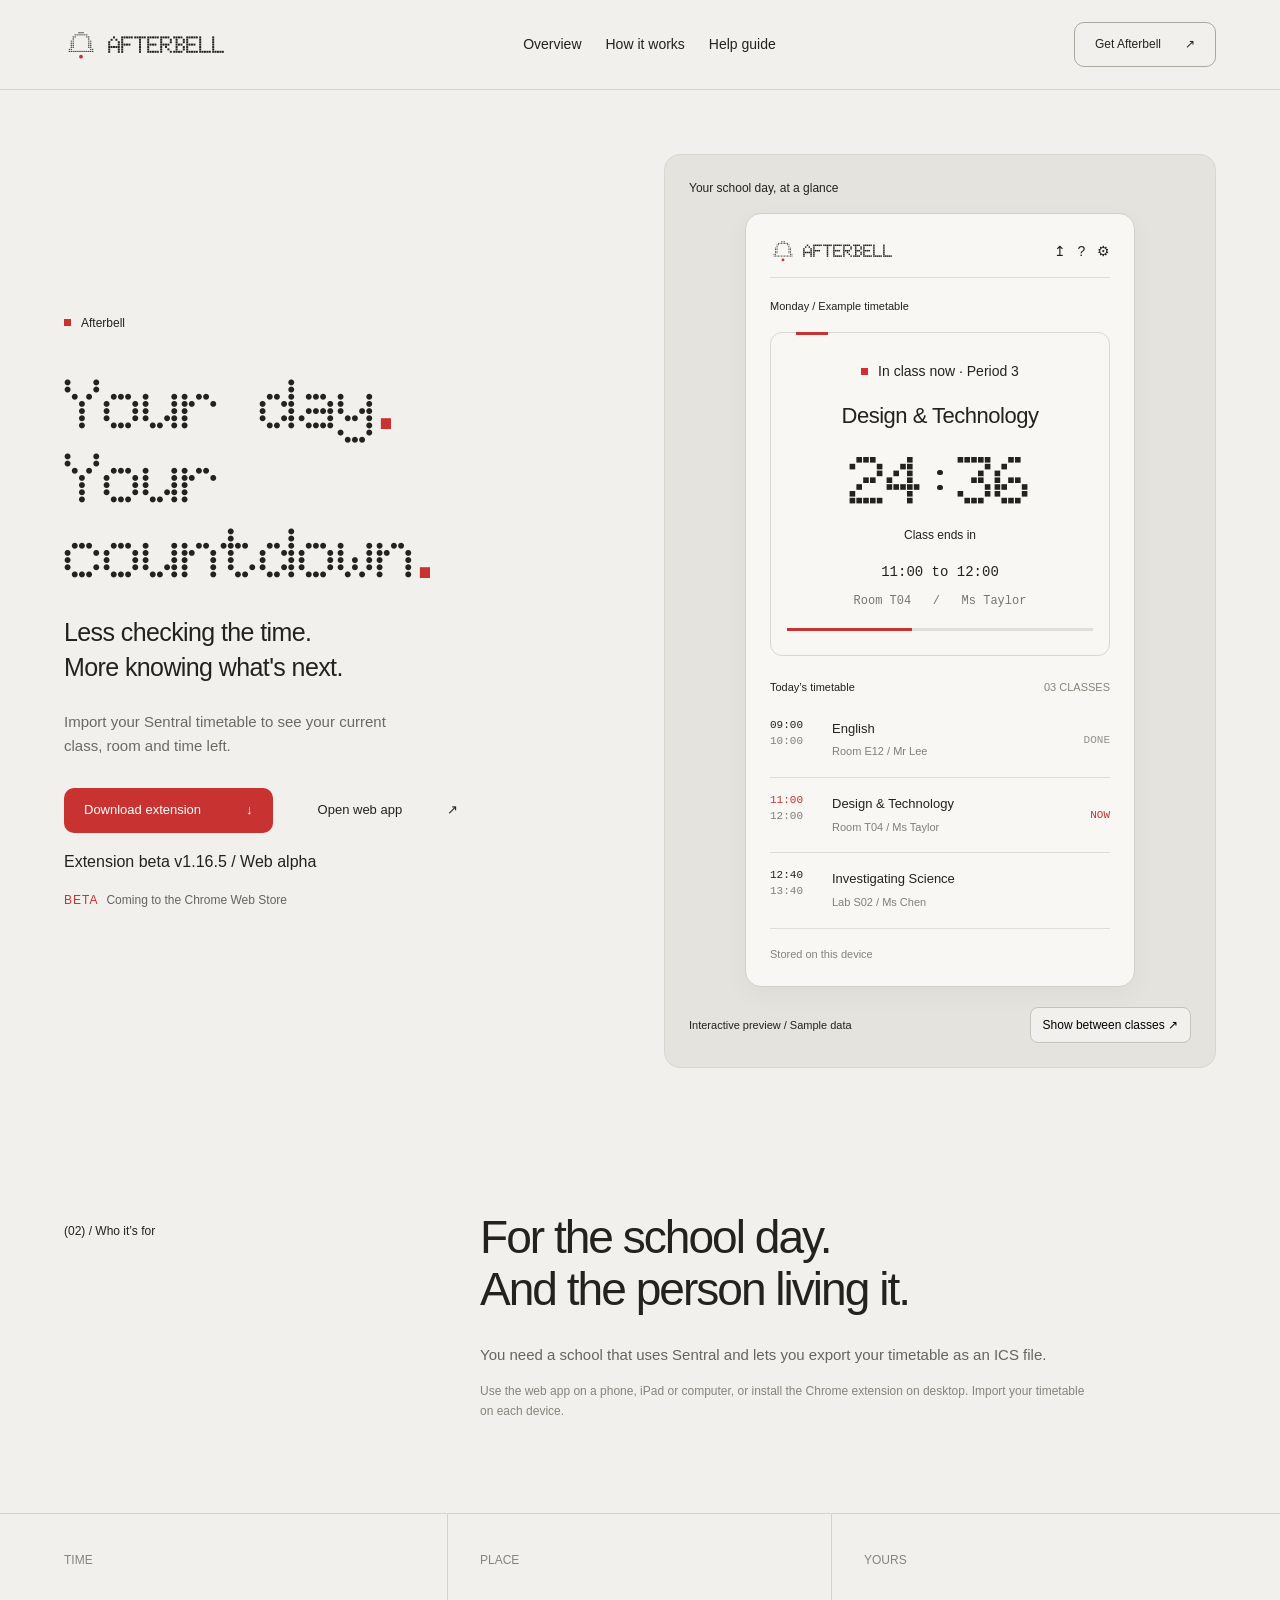
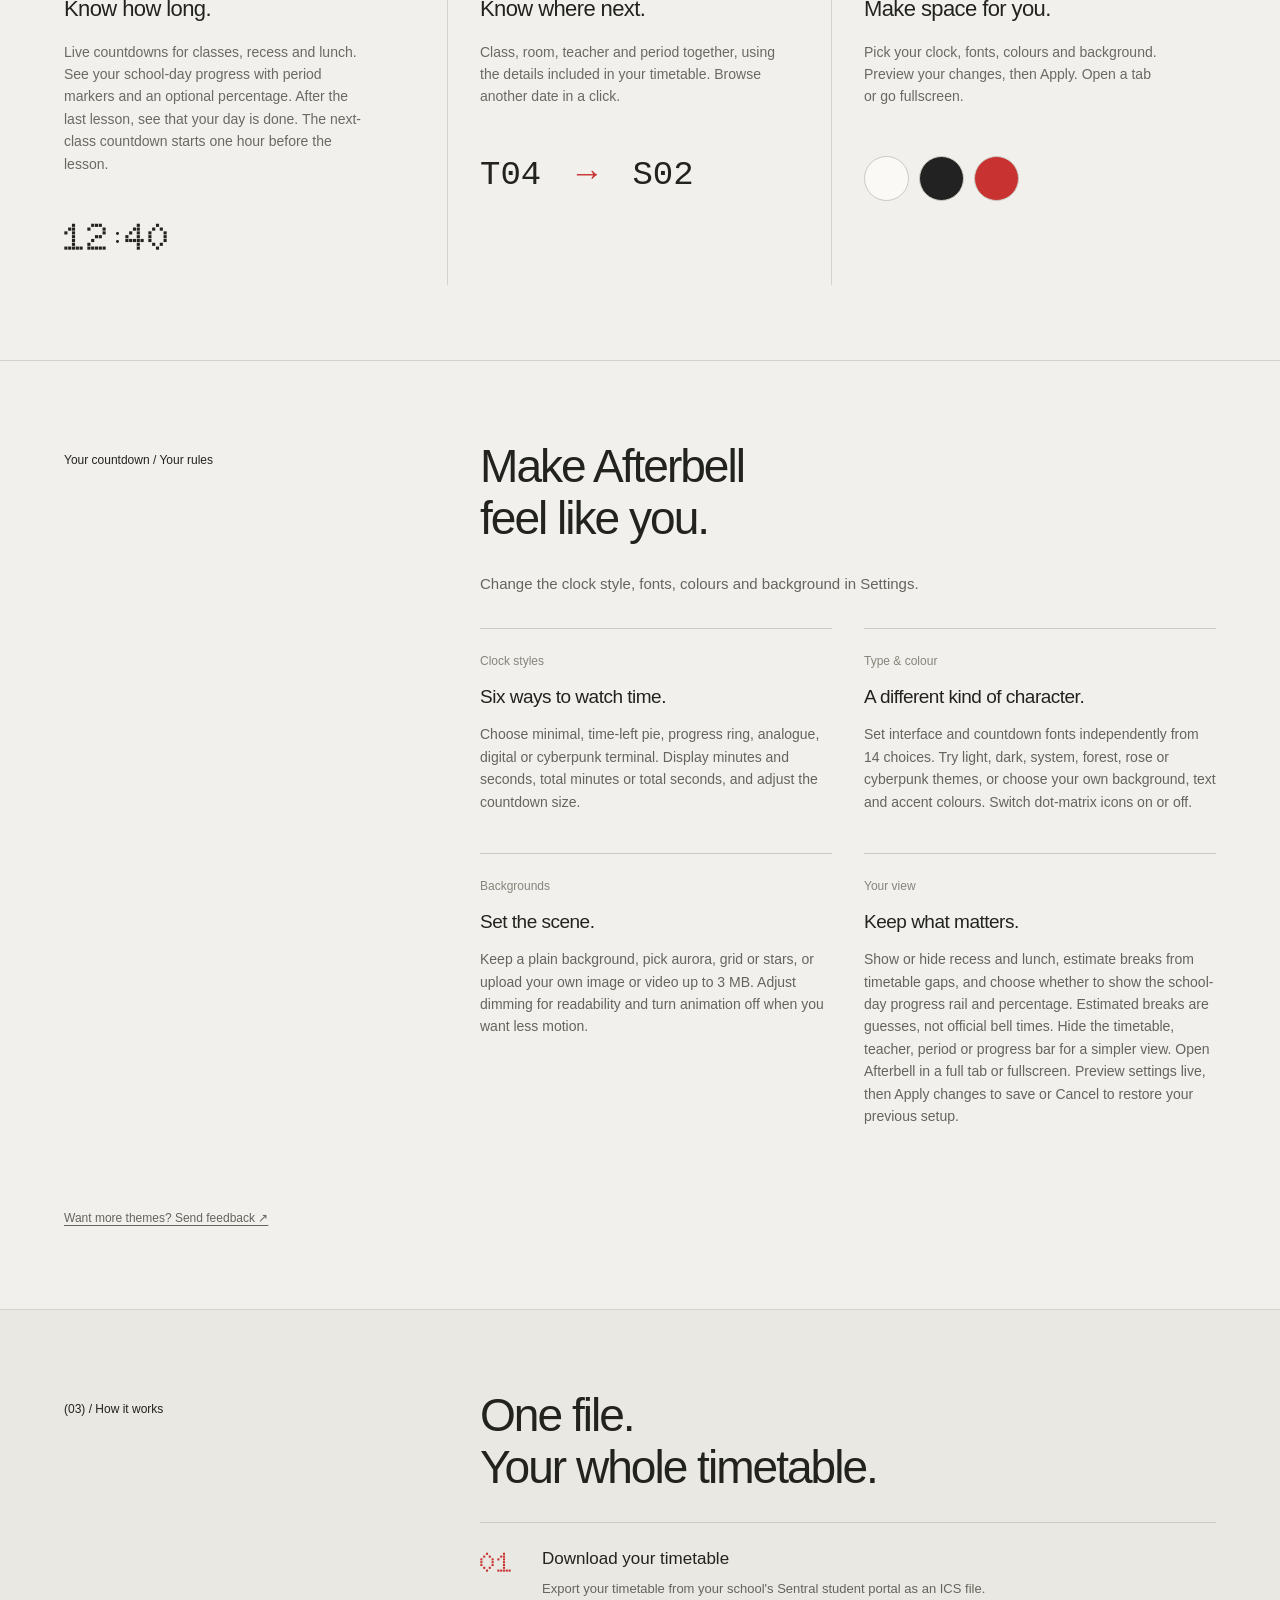
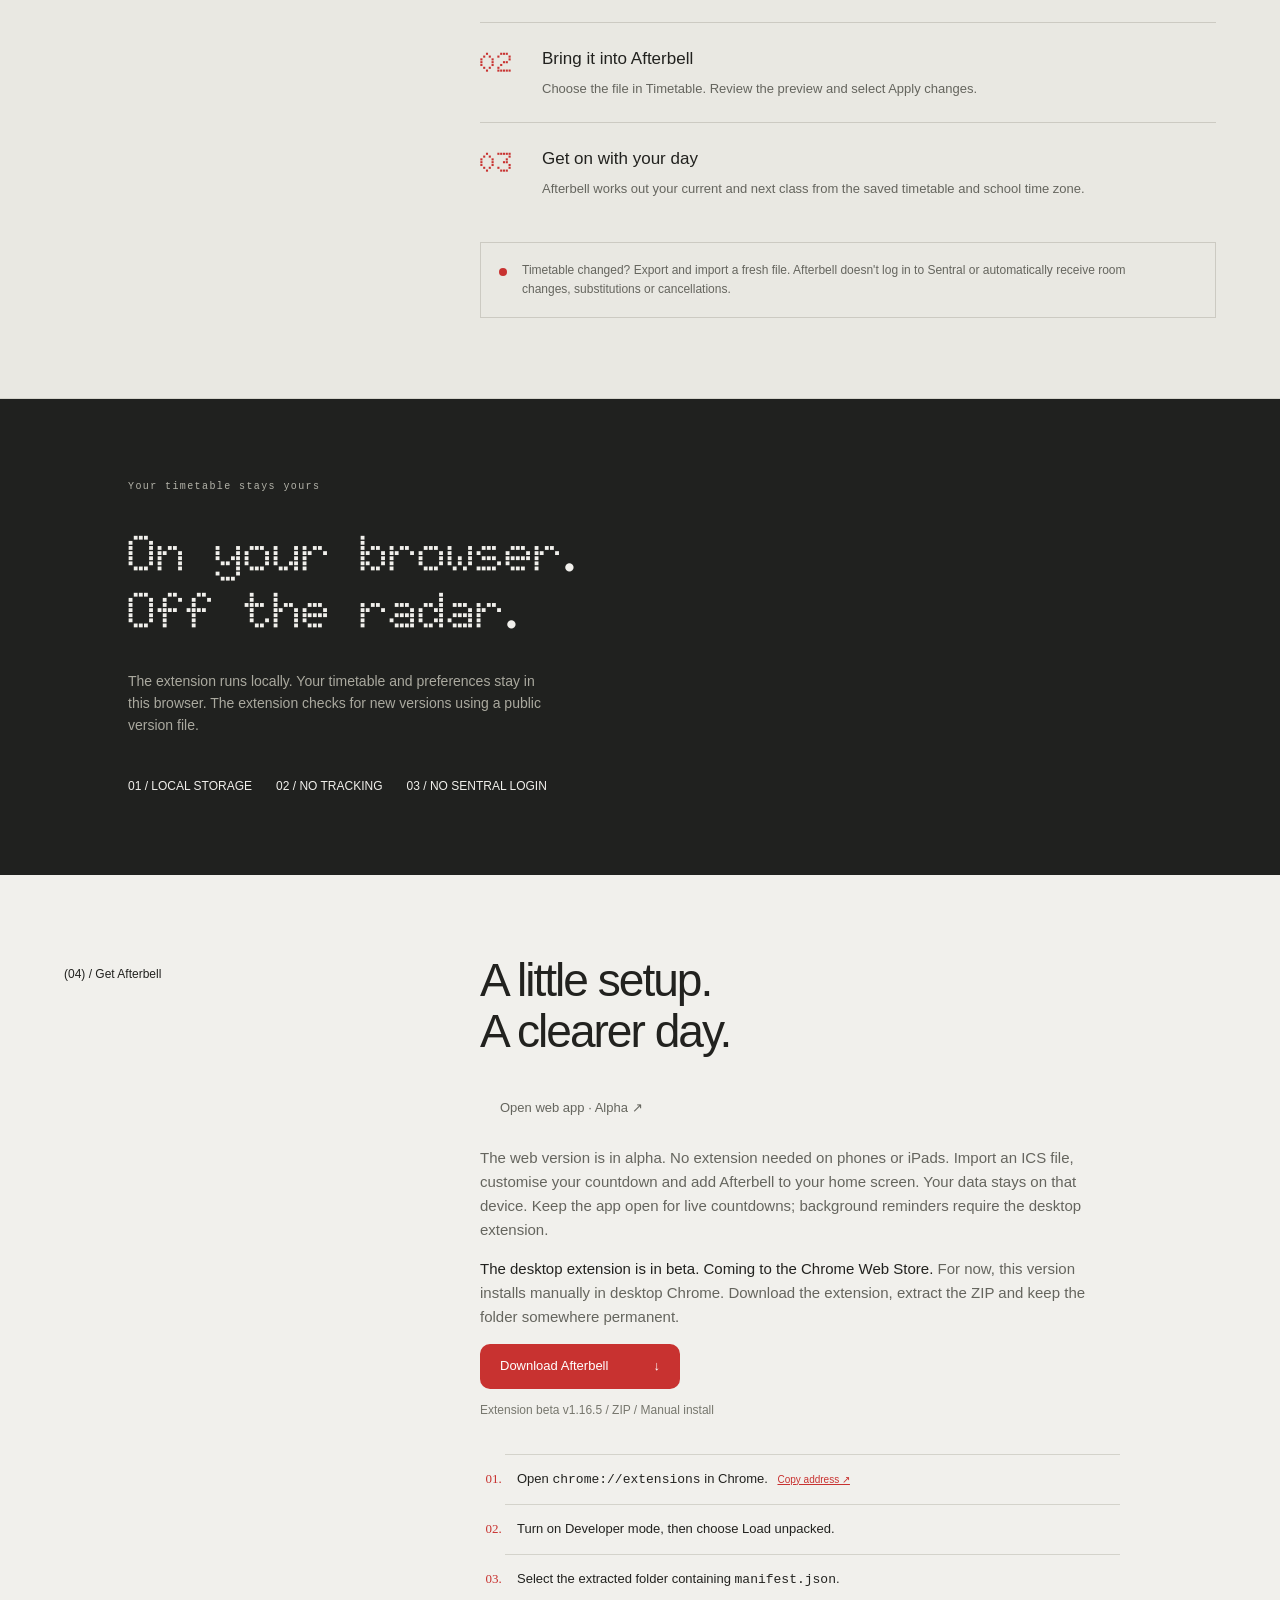
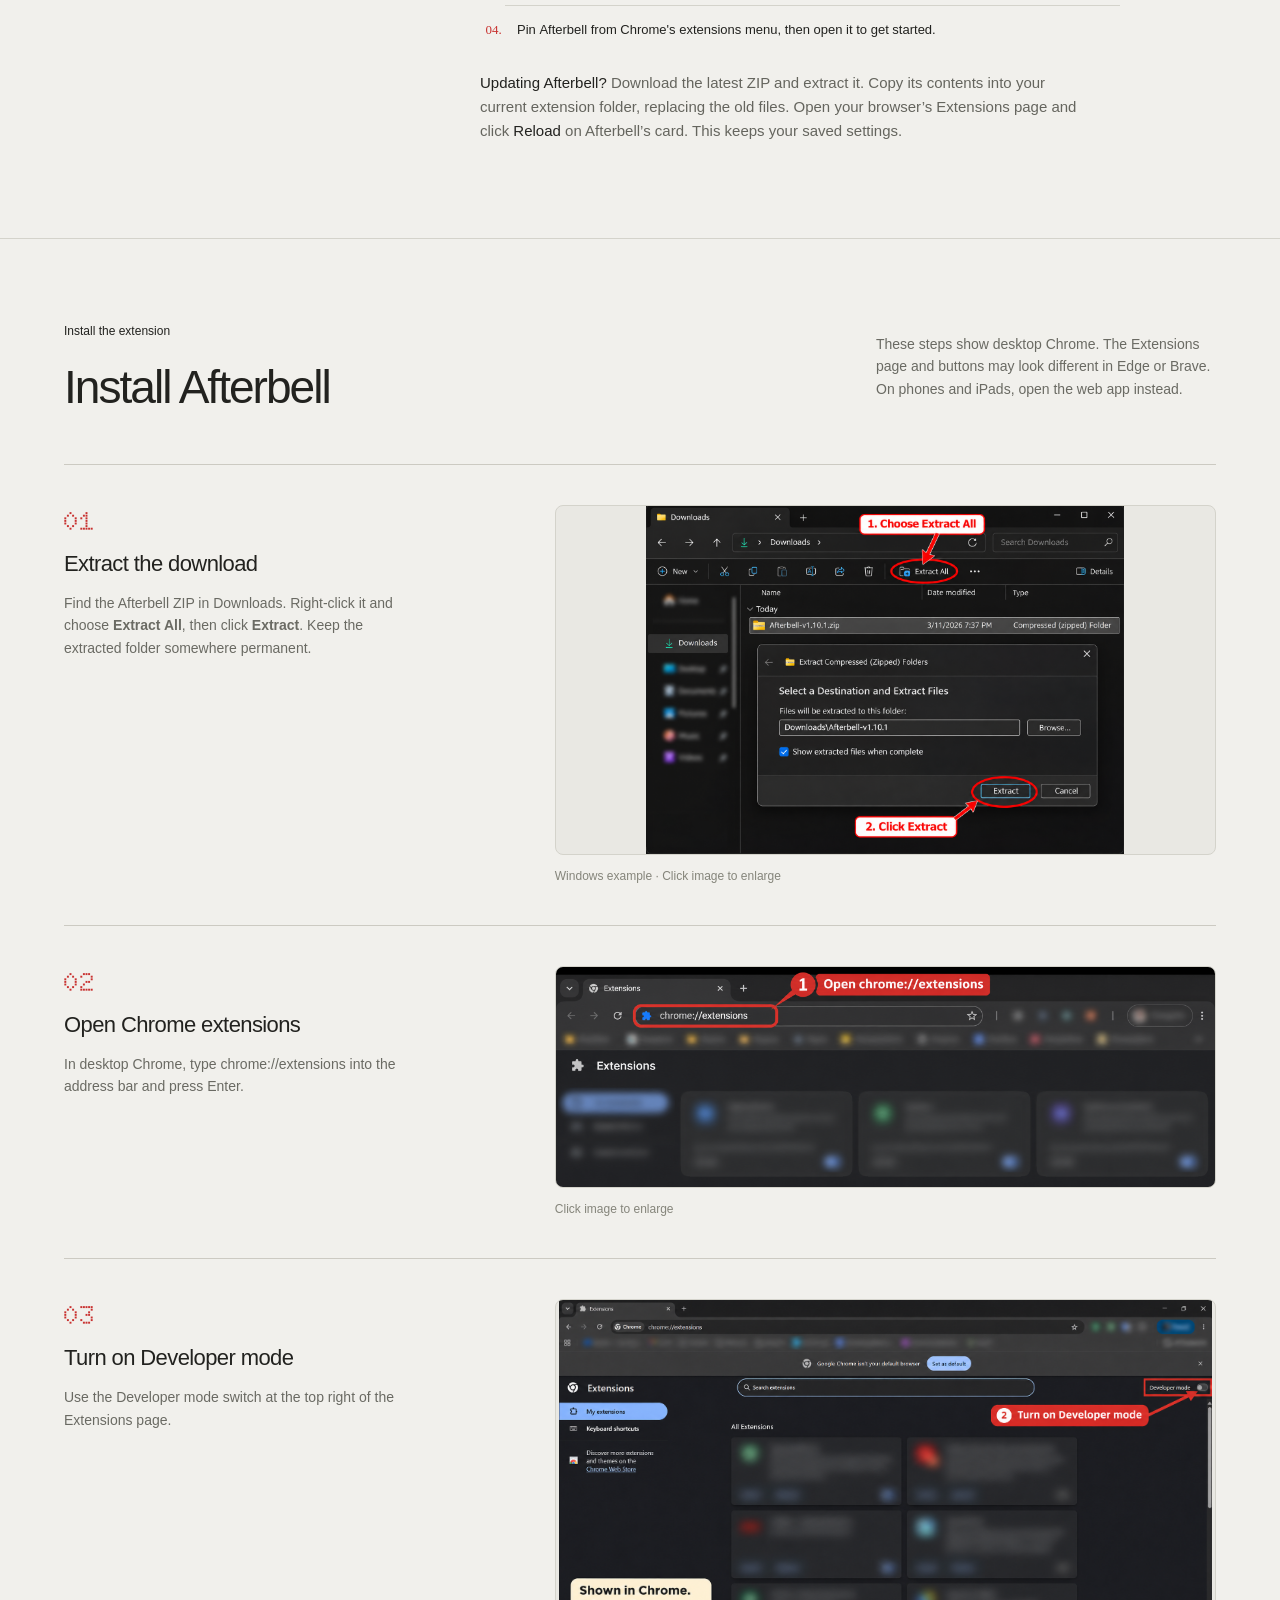
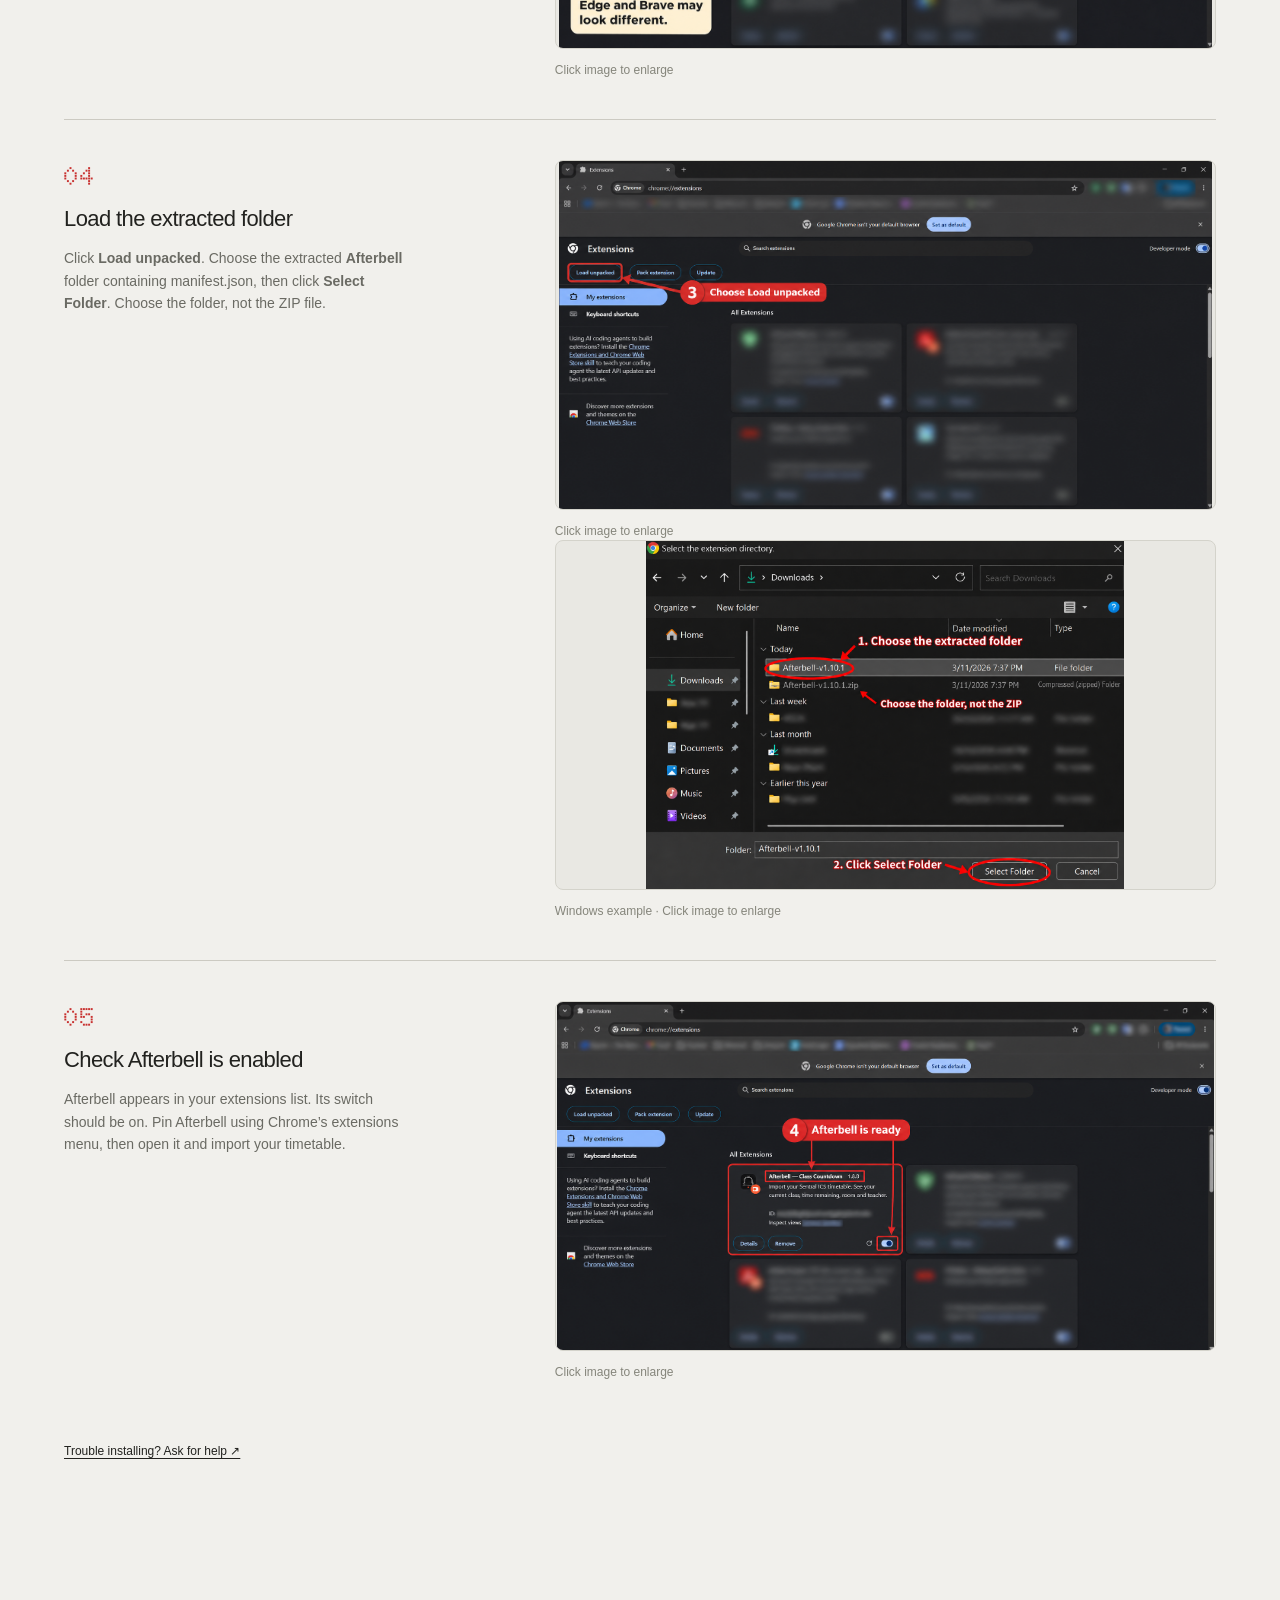
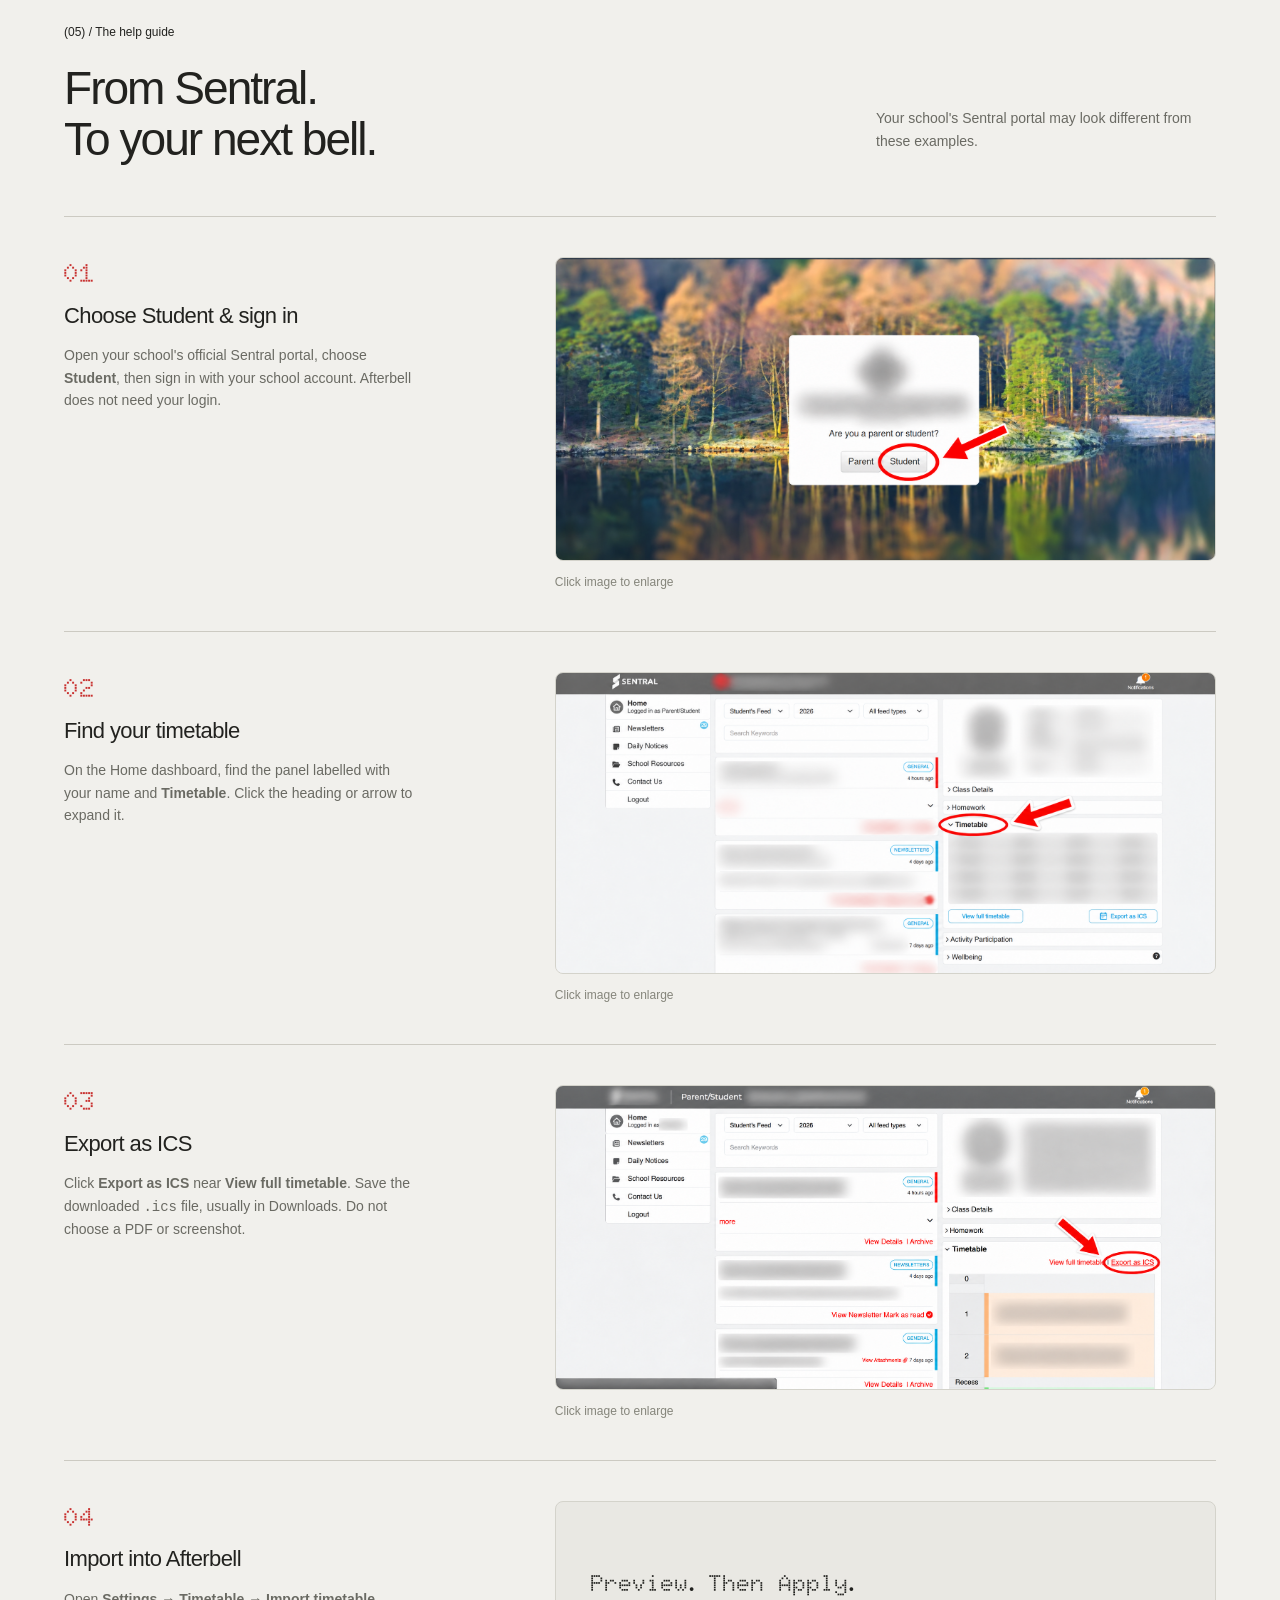
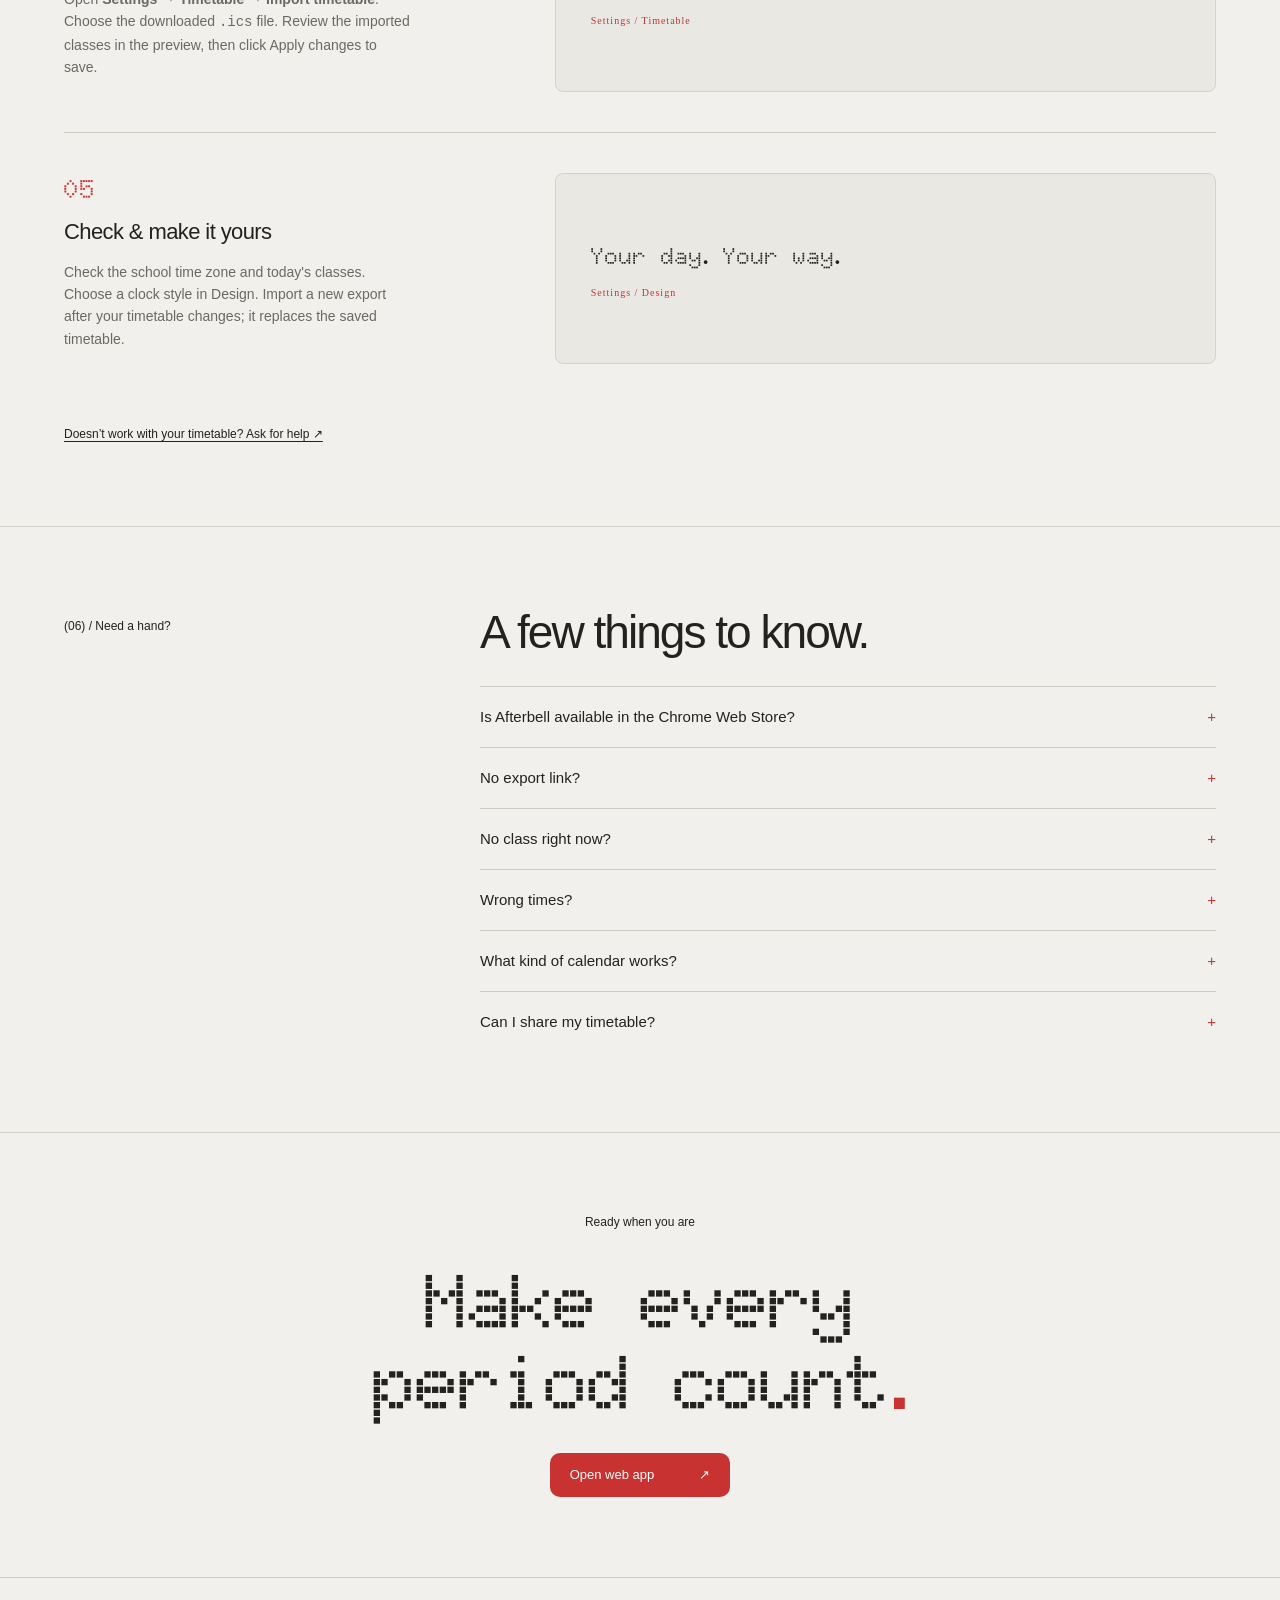
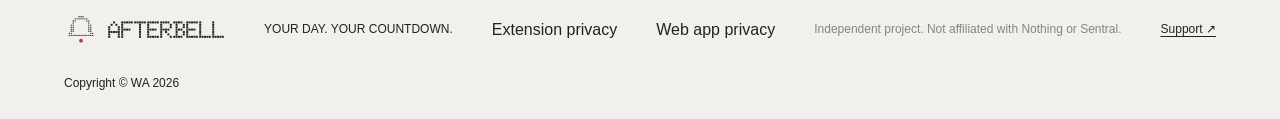
<file: index.html>
<!doctype html>
<html lang="en"><head><meta charset="utf-8"><meta name="viewport" content="width=device-width,initial-scale=1"><meta name="description" content="See your school timetable and time left in class. Use Afterbell in your browser or as a Chrome extension."><title>Afterbell | Your day. Your countdown.</title><link rel="icon" href="assets/afterbell-app-icon.svg" type="image/svg+xml"><link rel="stylesheet" href="style.css"><link rel="stylesheet" href="support.css"><script src="support.js" type="module"></script></head><body>
<a class="skip" href="#main">Skip to content</a>
<header><a class="wordmark" href="#"><img class="brand-logo" src="assets/afterbell-logo.svg" alt="">AFTERBELL</a><nav aria-label="Main navigation"><a href="#overview">Overview</a><a href="#how">How it works</a><a href="#guide">Help guide</a></nav><a class="small-button" href="#install">Get Afterbell <span>↗</span></a></header>
<main id="main"><section class="hero" id="overview"><div class="hero-copy"><div class="eyebrow"><i></i> Afterbell</div><h1>Your day<span>.</span><br>Your countdown<span>.</span></h1><p class="intro">Less checking the time.<br>More knowing what's next.</p><p class="subcopy">Import your Sentral timetable to see your current class, room and time left.</p><div class="buttons"><a class="button red" href="Afterbell-v1.16.5.zip" download>Download extension <span>↓</span></a><a class="button" href="app.html">Open web app <span>↗</span></a></div><p class="muted">Extension beta v1.16.5 / Web alpha</p><div class="store-note"><span class="beta-badge">BETA</span> Coming to the Chrome Web Store</div></div>
<div class="product-stage"><div class="stage-label">Your school day, at a glance</div><div class="app-demo"><div class="app-top"><b class="wordmark"><img class="brand-logo" src="assets/afterbell-logo.svg" alt="">AFTERBELL</b><span aria-hidden="true">↥ &nbsp; ? &nbsp; ⚙</span></div><div class="demo-date">Monday / Example timetable</div><div class="clock"><div class="eyebrow"><i></i><span id="demo-status">In class now · Period 3</span></div><h2 id="demo-subject">Design & Technology</h2><div class="timer" id="timer" role="timer" aria-label="24 minutes 38 seconds"><span id="timer-minutes">24</span><span class="timer-colon" aria-hidden="true"><span></span><span></span></span><span id="timer-seconds">38</span></div><div class="eyebrow time-label">Class ends in</div><p id="demo-time">11:00 to 12:00</p><p class="room" id="demo-room">Room T04 &nbsp; / &nbsp; Ms Taylor</p><div class="progress"><span></span></div></div><div class="schedule-heading">Today’s timetable <span>03 CLASSES</span></div><div class="lesson"><div>09:00<small>10:00</small></div><div>English<small>Room E12 / Mr Lee</small></div><span class="done">DONE</span></div><div class="lesson active"><div>11:00<small>12:00</small></div><div>Design & Technology<small>Room T04 / Ms Taylor</small></div><span>NOW</span></div><div class="lesson"><div>12:40<small>13:40</small></div><div>Investigating Science<small>Lab S02 / Ms Chen</small></div></div><div class="app-bottom">Stored on this device <span></span></div></div><div class="demo-controls"><span>Interactive preview / Sample data</span><button id="switch-demo">Show between classes ↗</button></div></div></section>

<section class="section audience"><div class="eyebrow">(02) / Who it’s for</div><div><h2>For the school day.<br>And the person living it.</h2><p>You need a school that uses Sentral and lets you export your timetable as an ICS file.</p><p class="muted">Use the web app on a phone, iPad or computer, or install the Chrome extension on desktop. Import your timetable on each device.</p></div></section>
<section class="features"><article><span class="feature-number">TIME</span><h3>Know how long.</h3><p>Live countdowns for classes, recess and lunch. See your school-day progress with period markers and an optional percentage. After the last lesson, see that your day is done. The next-class countdown starts one hour before the lesson.</p><div class="feature-art dots feature-time" aria-label="12 minutes 40 seconds"><span>12</span><span class="timer-colon" aria-hidden="true"><span></span><span></span></span><span>40</span></div></article><article><span class="feature-number">PLACE</span><h3>Know where next.</h3><p>Class, room, teacher and period together, using the details included in your timetable. Browse another date in a click.</p><div class="feature-art route">T04 <span>→</span> S02</div></article><article><span class="feature-number">YOURS</span><h3>Make space for you.</h3><p>Pick your clock, fonts, colours and background. Preview your changes, then Apply. Open a tab or go fullscreen.</p><div class="swatches" aria-label="Example light, dark and red appearance colours"><i></i><i></i><i></i></div></article></section>
<section class="section customise" id="customise"><div class="eyebrow">Your countdown / Your rules</div><div><h2>Make Afterbell<br>feel like you.</h2><p>Change the clock style, fonts, colours and background in Settings.</p><div class="custom-options"><article><span class="feature-number">Clock styles</span><h3>Six ways to watch time.</h3><p>Choose minimal, time-left pie, progress ring, analogue, digital or cyberpunk terminal. Display minutes and seconds, total minutes or total seconds, and adjust the countdown size.</p></article><article><span class="feature-number">Type & colour</span><h3>A different kind of character.</h3><p>Set interface and countdown fonts independently from 14 choices. Try light, dark, system, forest, rose or cyberpunk themes, or choose your own background, text and accent colours. Switch dot-matrix icons on or off.</p></article><article><span class="feature-number">Backgrounds</span><h3>Set the scene.</h3><p>Keep a plain background, pick aurora, grid or stars, or upload your own image or video up to 3 MB. Adjust dimming for readability and turn animation off when you want less motion.</p></article><article><span class="feature-number">Your view</span><h3>Keep what matters.</h3><p>Show or hide recess and lunch, estimate breaks from timetable gaps, and choose whether to show the school-day progress rail and percentage. Estimated breaks are guesses, not official bell times. Hide the timetable, teacher, period or progress bar for a simpler view. Open Afterbell in a full tab or fullscreen. Preview settings live, then Apply changes to save or Cancel to restore your previous setup.</p></article></div></div><p class="support-prompt"><a class="support-link" href="support.html#feedback">Want more themes? Send feedback ↗</a></p></section><section class="section how" id="how"><div class="eyebrow">(03) / How it works</div><div><h2>One file.<br>Your whole timetable.</h2><div class="how-row"><span>01</span><div><h3>Download your timetable</h3><p>Export your timetable from your school's Sentral student portal as an ICS file.</p></div></div><div class="how-row"><span>02</span><div><h3>Bring it into Afterbell</h3><p>Choose the file in Timetable. Review the preview and select Apply changes.</p></div></div><div class="how-row"><span>03</span><div><h3>Get on with your day</h3><p>Afterbell works out your current and next class from the saved timetable and school time zone.</p></div></div><div class="notice"><i></i><p>Timetable changed? Export and import a fresh file. Afterbell doesn't log in to Sentral or automatically receive room changes, substitutions or cancellations.</p></div></div></section>
<section class="privacy"><div class="eyebrow">Your timetable stays yours</div><h2>On your browser.<br>Off the radar.</h2><p>The extension runs locally. Your timetable and preferences stay in this browser. The extension checks for new versions using a public version file.</p><div><span>01 / LOCAL STORAGE</span><span>02 / NO TRACKING</span><span>03 / NO SENTRAL LOGIN</span></div></section>
<section class="section install" id="install"><div class="eyebrow">(04) / Get Afterbell</div><div><h2>A little setup.<br>A clearer day.</h2><p><a class="button" href="app.html">Open web app · Alpha ↗</a></p><p>The web version is in alpha. No extension needed on phones or iPads. Import an ICS file, customise your countdown and add Afterbell to your home screen. Your data stays on that device. Keep the app open for live countdowns; background reminders require the desktop extension.</p><p><strong>The desktop extension is in beta. Coming to the Chrome Web Store.</strong> For now, this version installs manually in desktop Chrome. Download the extension, extract the ZIP and keep the folder somewhere permanent.</p><a class="button red" href="Afterbell-v1.16.5.zip" download>Download Afterbell <span>↓</span></a><span class="download-meta">Extension beta v1.16.5 / ZIP / Manual install</span><ol class="install-list"><li>Open <code>chrome://extensions</code> in Chrome. <button id="copy-url" aria-label="Copy Chrome extensions address">Copy address ↗</button></li><li>Turn on <strong>Developer mode</strong>, then choose <strong>Load unpacked</strong>.</li><li>Select the extracted folder containing <code>manifest.json</code>.</li><li>Pin <strong>Afterbell</strong> from Chrome's extensions menu, then open it to get started.</li></ol><p id="update-extension"><strong>Updating Afterbell?</strong> <a href="Afterbell-v1.16.5.zip" download data-update-download>Download the latest ZIP</a> and extract it. Copy its contents into your current extension folder, replacing the old files. Open your browser’s Extensions page and click <strong>Reload</strong> on Afterbell’s card. This keeps your saved settings.</p><p id="copy-status" role="status"></p></div></section>
<section class="guide" id="extension-guide"><div class="guide-heading"><div><div class="eyebrow">Install the extension</div><h2>Install Afterbell</h2></div><p>These steps show desktop Chrome. The Extensions page and buttons may look different in Edge or Brave. On phones and iPads, <a href="app.html">open the web app</a> instead.</p></div><article class="guide-step"><div><span class="step-no">01</span><h3>Extract the download</h3><p>Find the Afterbell ZIP in Downloads. Right-click it and choose <strong>Extract All</strong>, then click <strong>Extract</strong>. Keep the extracted folder somewhere permanent.</p></div><div><a href="install-extract.png" target="_blank" rel="noopener"><img src="install-extract.png" alt="Windows ZIP extraction example, with Extract All and Extract marked in red" loading="lazy"></a><div class="image-note">Windows example · Click image to enlarge</div></div></article><article class="guide-step"><div><span class="step-no">02</span><h3>Open Chrome extensions</h3><p>In desktop Chrome, type chrome://extensions into the address bar and press Enter.</p></div><div><a href="install-1.png" target="_blank" rel="noopener"><img src="install-1.png" alt="Open Chrome extensions, with the button marked" loading="lazy"></a><div class="image-note">Click image to enlarge</div></div></article><article class="guide-step"><div><span class="step-no">03</span><h3>Turn on Developer mode</h3><p>Use the Developer mode switch at the top right of the Extensions page.</p></div><div><a href="install-2.png" target="_blank" rel="noopener"><img src="install-2.png" alt="Chrome Developer mode switch marked in red. Edge and Brave may look different." loading="lazy"></a><div class="image-note">Click image to enlarge</div></div></article><article class="guide-step"><div><span class="step-no">04</span><h3>Load the extracted folder</h3><p>Click <strong>Load unpacked</strong>. Choose the extracted <strong>Afterbell</strong> folder containing manifest.json, then click <strong>Select Folder</strong>. Choose the folder, not the ZIP file.</p></div><div><a href="install-3.png" target="_blank" rel="noopener"><img src="install-3.png" alt="Load the extracted folder, with the button marked" loading="lazy"></a><div class="image-note">Click image to enlarge</div><a href="install-select-folder.png" target="_blank" rel="noopener"><img src="install-select-folder.png" alt="Choose the extracted Afterbell folder, then click Select Folder; both are circled in red" loading="lazy"></a><div class="image-note">Windows example · Click image to enlarge</div></div></article><article class="guide-step"><div><span class="step-no">05</span><h3>Check Afterbell is enabled</h3><p>Afterbell appears in your extensions list. Its switch should be on. Pin Afterbell using Chrome’s extensions menu, then open it and import your timetable.</p></div><div><a href="install-4.png" target="_blank" rel="noopener"><img src="install-4.png" alt="Check Afterbell is enabled, with the button marked" loading="lazy"></a><div class="image-note">Click image to enlarge</div></div></article><p class="support-prompt"><a class="support-link" href="support.html#help">Trouble installing? Ask for help ↗</a></p></section><section class="guide" id="guide"><div class="guide-heading"><div><div class="eyebrow">(05) / The help guide</div><h2>From Sentral.<br>To your next bell.</h2></div><p>Your school's Sentral portal may look different from these examples.</p></div><div id="guide-steps"></div><p class="support-prompt"><a class="support-link" href="support.html#help">Doesn’t work with your timetable? Ask for help ↗</a></p></section>
<section class="section faq"><div class="eyebrow">(06) / Need a hand?</div><div><h2>A few things to know.</h2><details><summary>Is Afterbell available in the Chrome Web Store?</summary><p>It is coming to the Chrome Web Store. Afterbell is currently in beta, and you can try it now using the manual installation above. A store release date has not been announced.</p></details><details><summary>No export link?</summary><p>Try the student portal in a desktop browser and expand Timetable. If your school has disabled export, ask the school for an ICS timetable.</p></details><details><summary>No class right now?</summary><p>Between classes, Afterbell shows the next class. Use the date picker to check another day. If the export has ended, import a newer one.</p></details><details><summary>Wrong times?</summary><p>Check the school time zone under Timetable and your computer's clock. Sydney is the default school time zone.</p></details><details><summary>What kind of calendar works?</summary><p>Afterbell supports individual dated events in an ICS export. Recurring calendars and all-day events are rejected with an explanation. Room and teacher details can only appear if your file includes them.</p></details><details><summary>Can I share my timetable?</summary><p>Your ICS file contains personal timetable information, so keep it private. Remove your timetable in Settings to clear its saved class data.</p></details></div></section>
<section class="closing"><div class="eyebrow">Ready when you are</div><h2>Make every<br>period count<span>.</span></h2><a class="button red" href="app.html">Open web app <span>↗</span></a></section></main>
<footer><a class="wordmark" href="#"><img class="brand-logo" src="assets/afterbell-logo.svg" alt="">AFTERBELL</a><p>YOUR DAY. YOUR COUNTDOWN.</p><a class="privacy-link" href="privacy.html">Extension privacy</a><a class="privacy-link" href="web-privacy.html">Web app privacy</a><span>Independent project. Not affiliated with Nothing or Sentral.</span><a class="support-link" href="support.html#help">Support ↗</a><small>Copyright © WA 2026</small></footer><script src="app.js" defer></script><dialog id="install-dialog" aria-labelledby="install-dialog-title"><div class="install-dialog-header"><div><div class="eyebrow">AFTERBELL / DESKTOP CHROME</div><h2 id="install-dialog-title" tabindex="-1">Your download. Your next steps.</h2></div><button type="button" id="close-install-dialog" aria-label="Close installation guide">Close ×</button></div><div class="install-dialog-body"><p>Your download should start automatically. If it does not, <a href="Afterbell-v1.16.5.zip" download>download the ZIP again</a>.</p><div id="install-dialog-guide"></div></div></dialog></body></html>
</file>
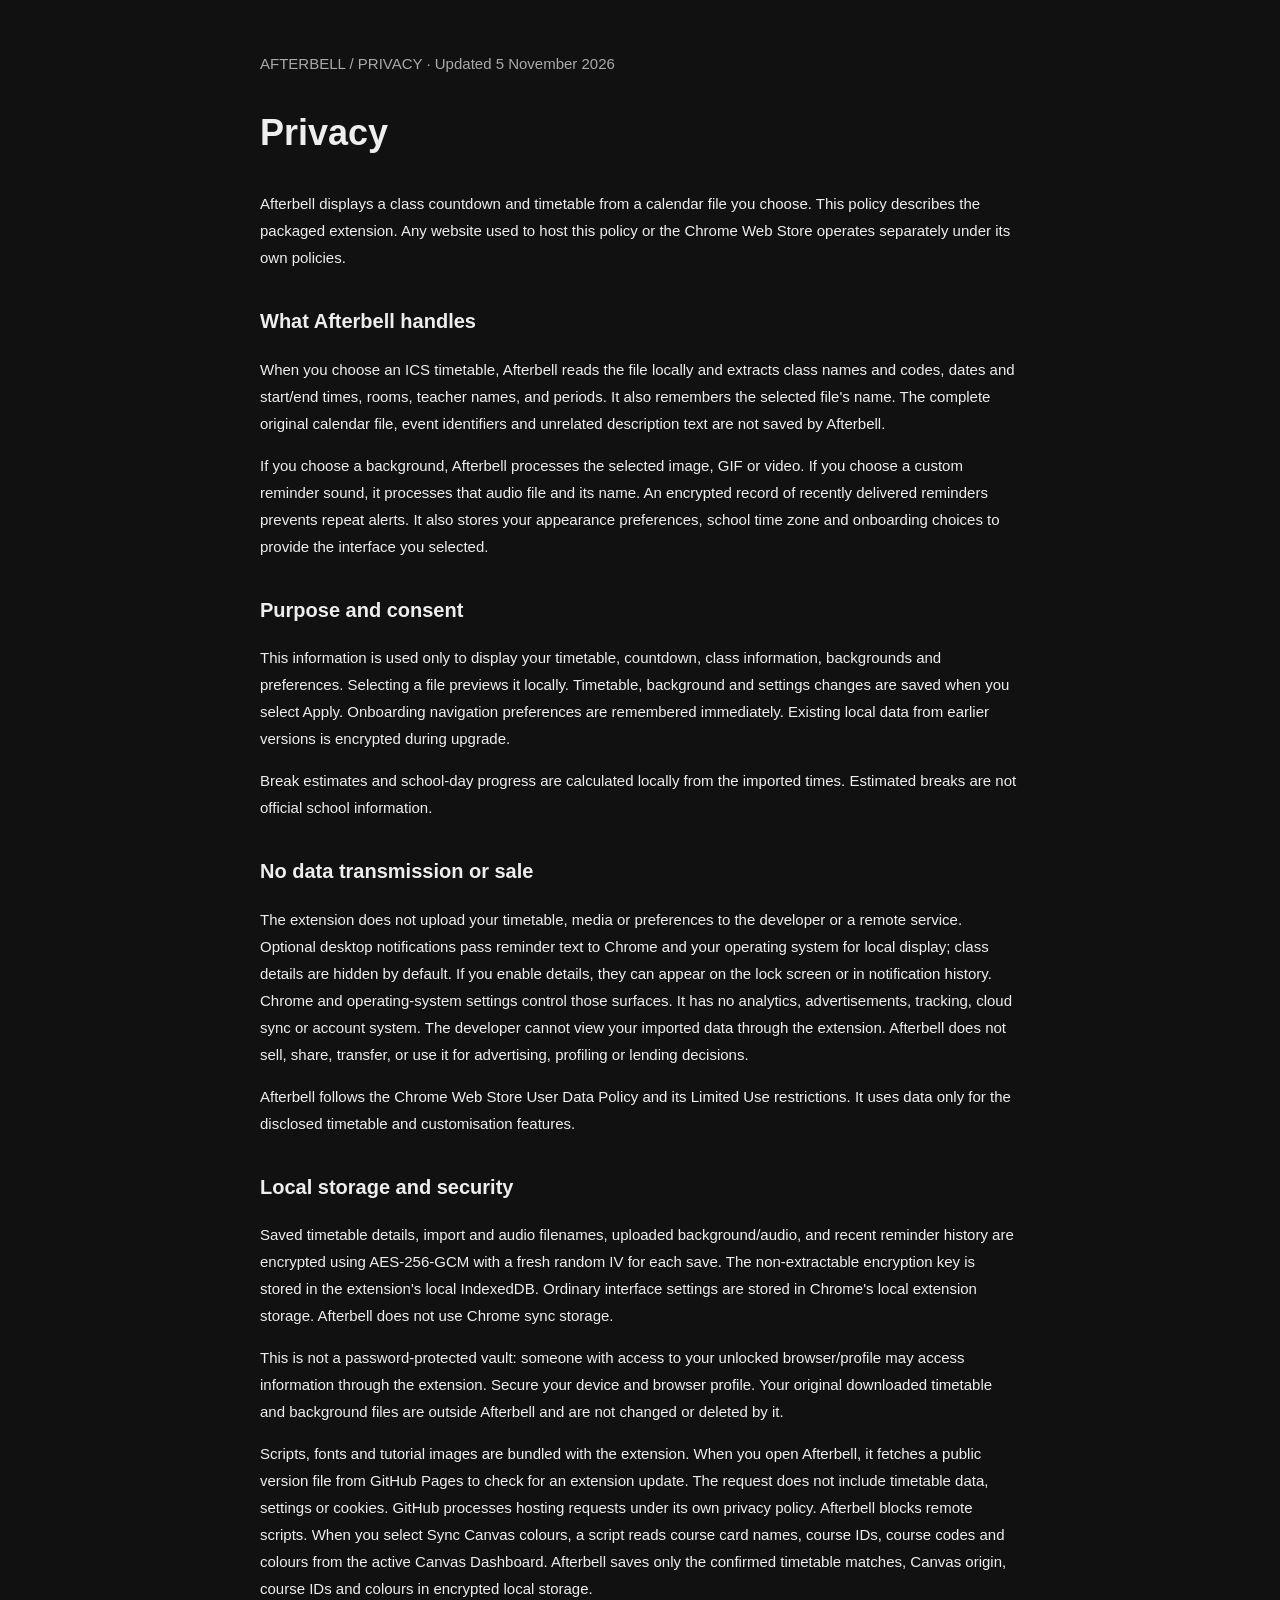
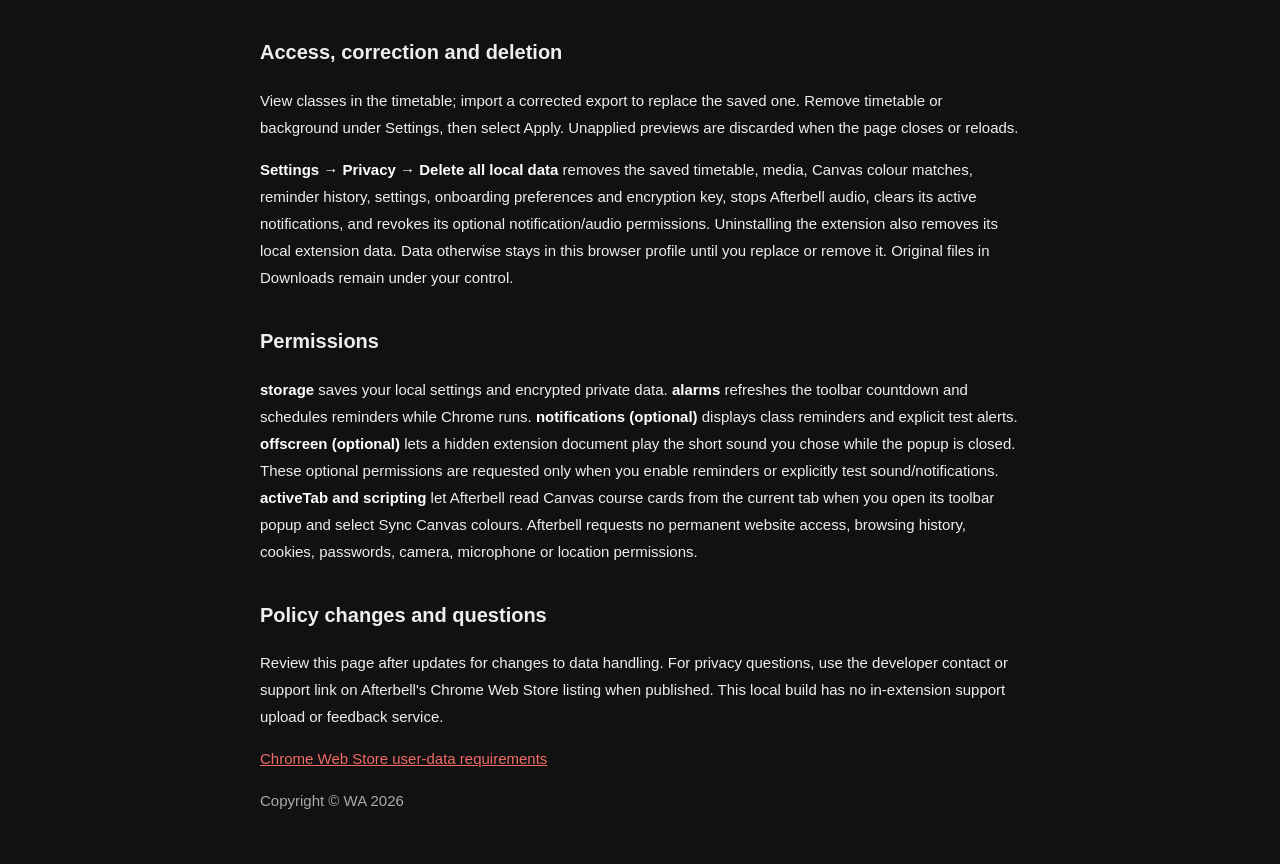
<file: privacy.html>
<!doctype html><html lang="en"><head><meta charset="utf-8"><meta name="viewport" content="width=device-width,initial-scale=1"><title>Afterbell | Privacy</title><style>body{max-width:760px;margin:50px auto;padding:0 24px;background:#111;color:#eee;font:15px/1.8 Helvetica,Arial,sans-serif}h1{font-size:36px}h2{font-size:20px;margin-top:32px}a{color:#f16b65}.muted{color:#aaa}strong{color:#fff}</style></head><body>
<p class="muted">AFTERBELL / PRIVACY · Updated 5 November 2026</p><h1>Privacy</h1>
<p>Afterbell displays a class countdown and timetable from a calendar file you choose. This policy describes the packaged extension. Any website used to host this policy or the Chrome Web Store operates separately under its own policies.</p>
<h2>What Afterbell handles</h2><p>When you choose an ICS timetable, Afterbell reads the file locally and extracts class names and codes, dates and start/end times, rooms, teacher names, and periods. It also remembers the selected file's name. The complete original calendar file, event identifiers and unrelated description text are not saved by Afterbell.</p><p>If you choose a background, Afterbell processes the selected image, GIF or video. If you choose a custom reminder sound, it processes that audio file and its name. An encrypted record of recently delivered reminders prevents repeat alerts. It also stores your appearance preferences, school time zone and onboarding choices to provide the interface you selected.</p>
<h2>Purpose and consent</h2><p>This information is used only to display your timetable, countdown, class information, backgrounds and preferences. Selecting a file previews it locally. Timetable, background and settings changes are saved when you select Apply. Onboarding navigation preferences are remembered immediately. Existing local data from earlier versions is encrypted during upgrade.</p>
<p>Break estimates and school-day progress are calculated locally from the imported times. Estimated breaks are not official school information.</p><h2>No data transmission or sale</h2><p>The extension does not upload your timetable, media or preferences to the developer or a remote service. Optional desktop notifications pass reminder text to Chrome and your operating system for local display; class details are hidden by default. If you enable details, they can appear on the lock screen or in notification history. Chrome and operating-system settings control those surfaces. It has no analytics, advertisements, tracking, cloud sync or account system. The developer cannot view your imported data through the extension. Afterbell does not sell, share, transfer, or use it for advertising, profiling or lending decisions.</p><p>Afterbell follows the Chrome Web Store User Data Policy and its Limited Use restrictions. It uses data only for the disclosed timetable and customisation features.</p>
<h2>Local storage and security</h2><p>Saved timetable details, import and audio filenames, uploaded background/audio, and recent reminder history are encrypted using AES-256-GCM with a fresh random IV for each save. The non-extractable encryption key is stored in the extension's local IndexedDB. Ordinary interface settings are stored in Chrome's local extension storage. Afterbell does not use Chrome sync storage.</p><p>This is not a password-protected vault: someone with access to your unlocked browser/profile may access information through the extension. Secure your device and browser profile. Your original downloaded timetable and background files are outside Afterbell and are not changed or deleted by it.</p><p>Scripts, fonts and tutorial images are bundled with the extension. When you open Afterbell, it fetches a public version file from GitHub Pages to check for an extension update. The request does not include timetable data, settings or cookies. GitHub processes hosting requests under its own privacy policy. Afterbell blocks remote scripts. When you select Sync Canvas colours, a script reads course card names, course IDs, course codes and colours from the active Canvas Dashboard. Afterbell saves only the confirmed timetable matches, Canvas origin, course IDs and colours in encrypted local storage.</p>
<h2>Access, correction and deletion</h2><p>View classes in the timetable; import a corrected export to replace the saved one. Remove timetable or background under Settings, then select Apply. Unapplied previews are discarded when the page closes or reloads.</p><p><strong>Settings → Privacy → Delete all local data</strong> removes the saved timetable, media, Canvas colour matches, reminder history, settings, onboarding preferences and encryption key, stops Afterbell audio, clears its active notifications, and revokes its optional notification/audio permissions. Uninstalling the extension also removes its local extension data. Data otherwise stays in this browser profile until you replace or remove it. Original files in Downloads remain under your control.</p>
<h2>Permissions</h2><p><strong>storage</strong> saves your local settings and encrypted private data. <strong>alarms</strong> refreshes the toolbar countdown and schedules reminders while Chrome runs. <strong>notifications (optional)</strong> displays class reminders and explicit test alerts. <strong>offscreen (optional)</strong> lets a hidden extension document play the short sound you chose while the popup is closed. These optional permissions are requested only when you enable reminders or explicitly test sound/notifications. <strong>activeTab and scripting</strong> let Afterbell read Canvas course cards from the current tab when you open its toolbar popup and select Sync Canvas colours. Afterbell requests no permanent website access, browsing history, cookies, passwords, camera, microphone or location permissions.</p>
<h2>Policy changes and questions</h2><p>Review this page after updates for changes to data handling. For privacy questions, use the developer contact or support link on Afterbell's Chrome Web Store listing when published. This local build has no in-extension support upload or feedback service.</p>
<p><a href="https://developer.chrome.com/docs/webstore/program-policies/user-data-faq" target="_blank" rel="noopener noreferrer">Chrome Web Store user-data requirements</a></p><footer class="muted">Copyright © WA 2026</footer></body></html>
</file>
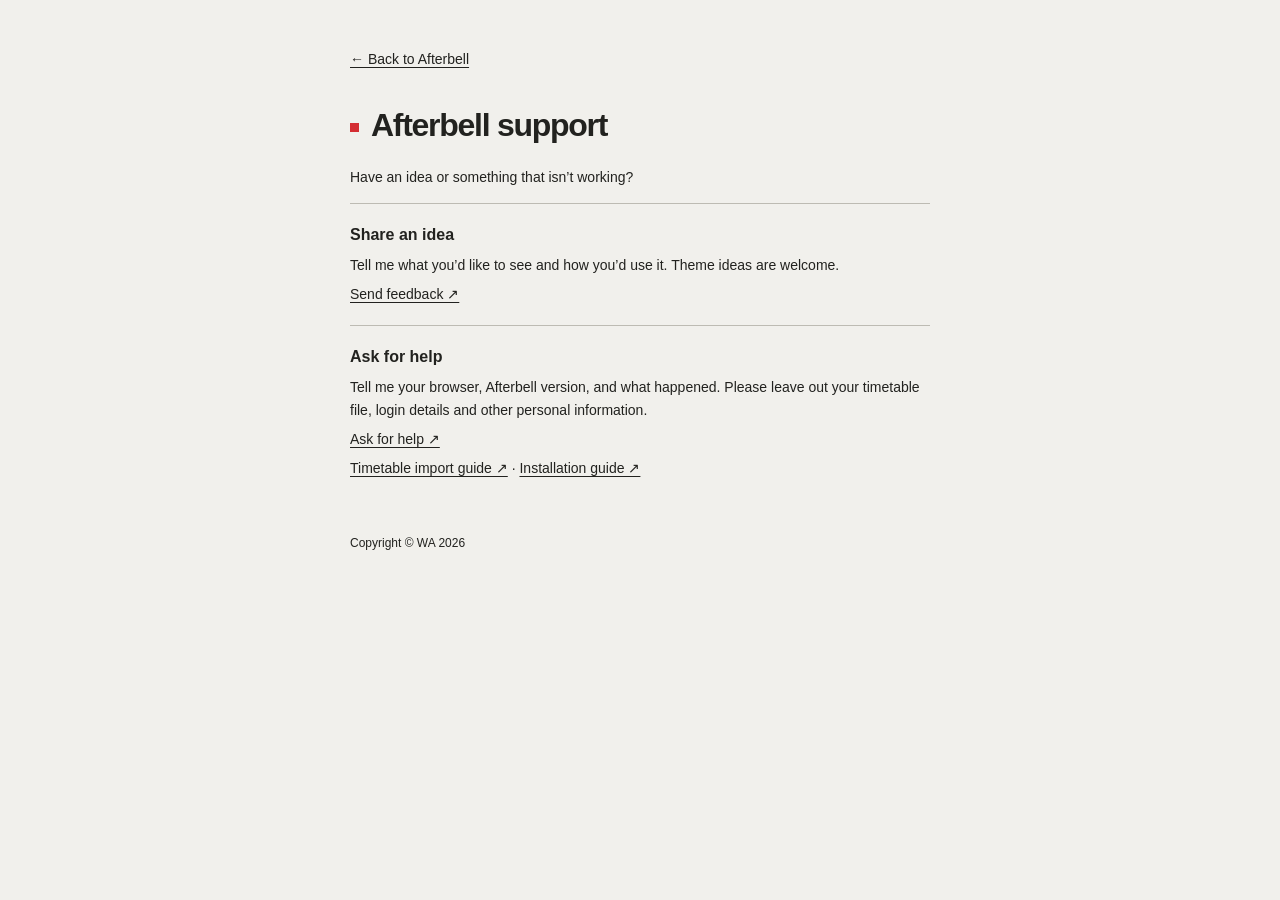
<file: support.html>
<!doctype html>
<html lang="en">
<head>
  <meta charset="utf-8">
  <meta name="viewport" content="width=device-width, initial-scale=1">
  <title>Support | Afterbell</title>
  <link rel="stylesheet" href="support.css">
  <script src="support.js" type="module"></script>
</head>
<body class="support-body">
  <main class="support-page">
    <a href="index.html">← Back to Afterbell</a>
    <h1>Afterbell support</h1>
    <p>Have an idea or something that isn’t working?</p>

    <section id="feedback">
      <h2>Share an idea</h2>
      <p>Tell me what you’d like to see and how you’d use it. Theme ideas are welcome.</p>
      <a class="support-link" href="#feedback">Send feedback ↗</a>
    </section>

    <section id="help">
      <h2>Ask for help</h2>
      <p>Tell me your browser, Afterbell version, and what happened. Please leave out your timetable file, login details and other personal information.</p>
      <a class="support-link" href="#help">Ask for help ↗</a>
      <p><a href="index.html#guide">Timetable import guide ↗</a> · <a href="index.html#extension-guide">Installation guide ↗</a></p>
    </section>

    <footer>Copyright © WA 2026</footer>
  </main>
</body>
</html>
</file>
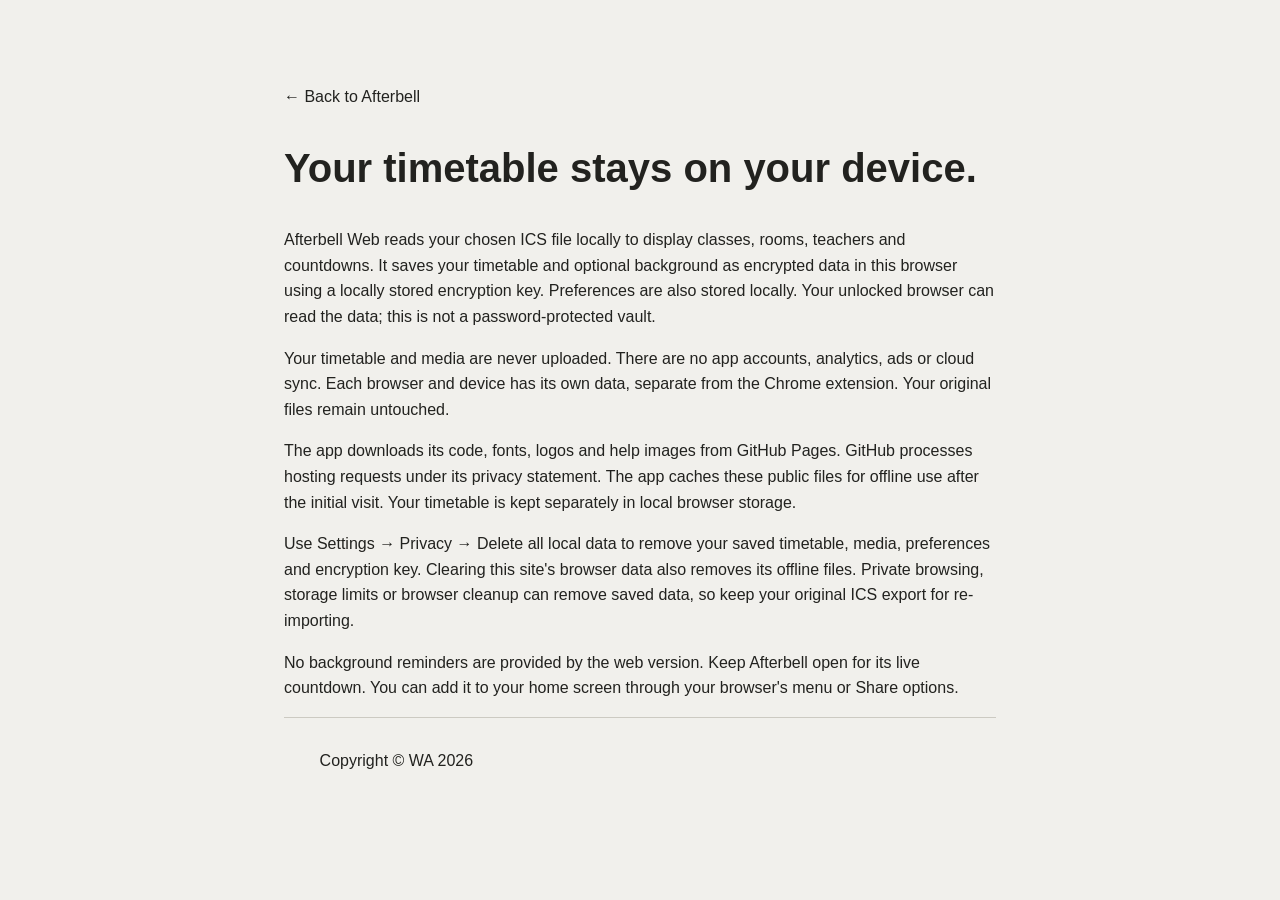
<file: web-privacy.html>
<!doctype html><html lang="en"><meta charset="utf-8"><meta name="viewport" content="width=device-width,initial-scale=1"><title>Afterbell Web · Privacy</title><link rel="stylesheet" href="style.css"><main style="max-width:760px;margin:60px auto;padding:24px"><a href="app.html">← Back to Afterbell</a><h1 style="font-size:40px">Your timetable stays on your device.</h1><p>Afterbell Web reads your chosen ICS file locally to display classes, rooms, teachers and countdowns. It saves your timetable and optional background as encrypted data in this browser using a locally stored encryption key. Preferences are also stored locally. Your unlocked browser can read the data; this is not a password-protected vault.</p><p>Your timetable and media are never uploaded. There are no app accounts, analytics, ads or cloud sync. Each browser and device has its own data, separate from the Chrome extension. Your original files remain untouched.</p><p>The app downloads its code, fonts, logos and help images from GitHub Pages. GitHub processes hosting requests under its <a href="https://docs.github.com/en/site-policy/privacy-policies/github-general-privacy-statement">privacy statement</a>. The app caches these public files for offline use after the initial visit. Your timetable is kept separately in local browser storage.</p><p>Use Settings → Privacy → Delete all local data to remove your saved timetable, media, preferences and encryption key. Clearing this site's browser data also removes its offline files. Private browsing, storage limits or browser cleanup can remove saved data, so keep your original ICS export for re-importing.</p><p>No background reminders are provided by the web version. Keep Afterbell open for its live countdown. You can add it to your home screen through your browser's menu or Share options.</p><footer>Copyright © WA 2026</footer></main></html>
</file>
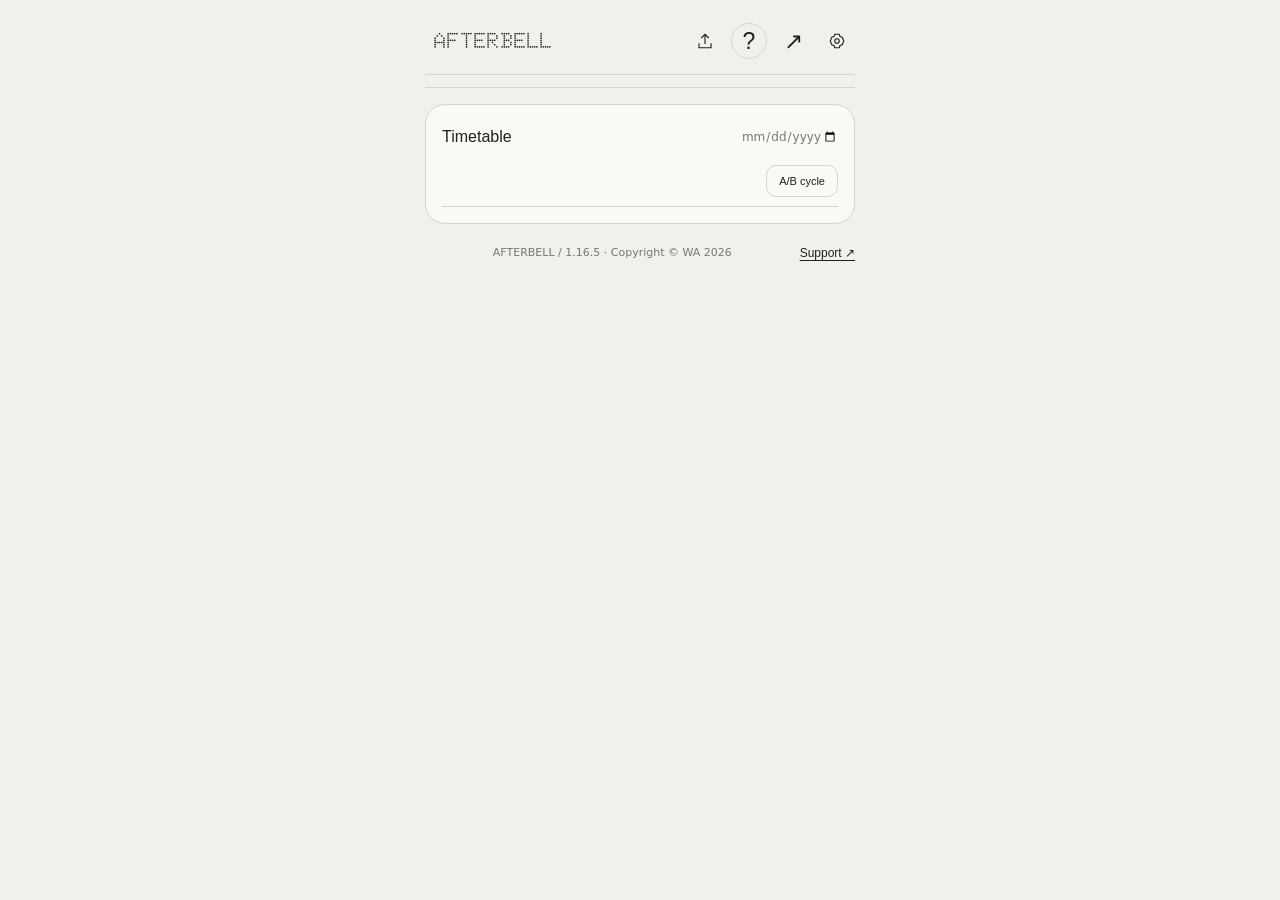
<file: extension/popup.html>
<!doctype html>
<html lang="en"><head><meta charset="utf-8"><meta name="viewport" content="width=device-width,initial-scale=1"><title>Afterbell</title><link rel="icon" type="image/png" href="icons/icon-48.png"><link rel="stylesheet" href="style.css"><link rel="stylesheet" href="startup.css"></head>
<body><div id="backdrop" aria-hidden="true"></div><video id="wallpaper" autoplay loop muted playsinline aria-hidden="true"></video><div id="veil" aria-hidden="true"></div>
<header><div class="wordmark"><span id="brandMark"></span><h1>AFTERBELL</h1></div><div class="header-actions"><button id="importShortcut" class="icon-button" title="Import timetable" aria-label="Import timetable"><svg width="18" height="18" viewBox="0 0 24 24" fill="none" stroke="currentColor" stroke-width="1.5" aria-hidden="true"><path d="M12 16V3m-5 5 5-5 5 5M4 15v6h16v-6"/></svg></button><button id="helpShortcut" class="icon-button" aria-label="Help and support" title="Help and support" aria-haspopup="dialog">?</button><button id="expand" class="icon-button" title="Open in a full tab" aria-label="Open in a full tab">↗</button><button id="openSettings" class="icon-button" aria-label="Open settings" title="Settings"><svg width="18" height="18" viewBox="0 0 24 24" fill="none" stroke="currentColor" stroke-width="1.5" aria-hidden="true"><path d="M9 3h6l1 3 3 1 2 5-2 5-3 1-1 3H9l-1-3-3-1-2-5 2-5 3-1z"/><circle cx="12" cy="12" r="3"/></svg></button></div></header>
<aside id="extensionUpdate" class="setup-banner" hidden aria-labelledby="extensionUpdateTitle"><strong id="extensionUpdateTitle" role="status"></strong><div class="actions"><a href="https://yogeshwaa.github.io/afterbell/#update-extension" target="_blank" rel="noopener noreferrer" class="update-link">Update</a><button id="extensionUpdateLater" type="button">Remind me later</button></div></aside>
<section id="welcome" class="welcome" hidden aria-labelledby="welcomeTitle"><span class="eyebrow">First bell / First steps</span><div class="welcome-mark" aria-hidden="true">↥</div><h2 id="welcomeTitle">Your day<span class="normal-period">.</span><br>Your countdown<span class="normal-period">.</span></h2><p>Import your Sentral timetable to see your classes and time left.</p><button id="getStarted" class="primary">Get started <span>→</span></button><button id="haveFile">I've downloaded my timetable</button><button id="skipWelcome" class="text-button">Explore first</button></section><main class="dashboard"><p id="today" class="muted"></p>

<section id="live" aria-label="Live class status"></section>
<section class="schedule"><div class="row"><h2>Timetable</h2><input id="date" type="date" aria-label="Timetable date"></div><div class="lineup-tools"><p id="lineupContext"></p><button id="autoDate" type="button" hidden>Back to live</button><button id="openCycle" type="button" aria-haspopup="dialog">A/B cycle</button></div><div class="terminal-matrix" aria-hidden="true"><div class="matrix-heading"><span>CODE MATRIX</span><span>// 06×02</span></div><div class="matrix-codes"><span>E9</span><span>1C</span><span>55</span><span>BD</span><span>7A</span><span>E9</span><span>1C</span><span>BD</span><span>55</span><span>7A</span><span>E9</span><span>1C</span></div></div><div id="daySummary" class="day-summary" hidden><span id="daySpan"></span><span id="dayPercentage" hidden></span></div><div class="lineup-body"><div id="dayProgress" hidden></div><div id="classes"></div></div></section>

</main><footer><span id="zoneLabel"></span><span>AFTERBELL / 1.16.5 · Copyright © WA 2026</span><a class="support-link" target="_blank" rel="noopener noreferrer" href="https://yogeshwaa.github.io/afterbell/support.html?from=extension#help">Support ↗</a></footer>
<dialog id="settingsPanel" aria-labelledby="settingsTitle"><div class="settings-heading"><div><span class="eyebrow">Make it yours</span><h2 id="settingsTitle">Settings</h2></div><button id="closeSettings" class="icon-button" aria-label="Close settings">×</button></div><div class="settings-content"><nav class="settings-nav" aria-label="Settings sections"><button data-section="appearance" aria-label="01 Design"><span class="nav-number">01</span><span class="nav-name">Design</span></button><button data-section="settings" aria-label="02 Timetable"><span class="nav-number">02</span><span class="nav-name">Timetable</span></button><button data-section="display" aria-label="03 Display"><span class="nav-number">03</span><span class="nav-name">Display</span></button><button data-section="help" aria-label="04 Help"><span class="nav-number">04</span><span class="nav-name">Help</span></button><button data-section="notifications" aria-label="05 Alerts"><span class="nav-number">05</span><span class="nav-name">Alerts</span></button><button data-section="privacy" aria-label="06 Privacy"><span class="nav-number">06</span><span class="nav-name">Privacy</span></button></nav><div id="setupBanner" class="setup-banner" hidden><span class="eyebrow">Import your timetable</span><p>Download an ICS file from Sentral, then import it here.</p><div class="actions"><button id="setupGuide">Read the guide ?</button><button id="setupImport">↥ Import timetable</button></div></div><details id="appearance" open><summary>01 / Design</summary><div class="draft-preview"><span class="eyebrow">Preview changes before saving</span><div id="draftPreview"></div></div><div class="controls">
<label>Theme<select id="theme"><option value="system">System</option><option value="light">Light</option><option value="dark">Dark</option><option value="forest">Forest</option><option value="rose">Rose</option><option value="cyberpunk">Cyberpunk</option><option value="custom">Custom colours</option></select></label>
<label>Countdown style<select id="clockStyle"><option value="minimal">Minimal</option><option value="pie">Time-left pie</option><option value="ring">Progress ring</option><option value="analog">Analogue clock</option><option value="digital">Digital</option><option value="cyberpunk">Cyberpunk terminal</option></select></label>
<label>Interface font<select id="bodyFont"></select></label><label>Countdown font<select id="timerFont"></select></label><div class="font-sample wide"><span id="fontSample">Aa / Make time yours<span class="normal-period">.</span></span><strong id="timerSample">36:00</strong></div><label class="wide"><input id="dotIcons" type="checkbox"> Dot-matrix icons <span class="muted">Turn off for outline icons</span></label><label class="wide"><input id="showBreaks" type="checkbox"> Show recess & lunch</label><label class="wide"><input id="inferBreaks" type="checkbox"> Estimate breaks from timetable gaps</label><label>Minimum gap (minutes)<input id="breakGapMinutes" type="number" min="5" max="60" step="1" required></label><p class="muted">Estimated breaks are guesses, not official bell times. Missing periods or long gaps are labelled as free periods.</p><label class="wide"><input id="showDayProgress" type="checkbox"> Show school-day progress</label><label class="wide"><input id="showDayPercentage" type="checkbox"> Show percentage of day completed</label><label>Time format<select id="units"><option value="clock">Minutes & seconds</option><option value="minutes">Total minutes</option><option value="seconds">Total seconds</option></select></label>
<label>Text size<input id="scale" type="range" min="80" max="140" step="5"></label>
<label>Accent<input id="accent" type="color"></label><label>Background colour<input id="base" type="color"></label><label>Text colour<input id="ink" type="color"></label>
<label>Background<select id="background"><option value="plain">Plain</option><option value="aurora">Animated aurora</option><option value="grid">Moving grid</option><option value="stars">Drifting stars</option><option value="upload">Your image / GIF / video</option></select></label>
<label class="wide">Upload a background (up to 3 MB). Choose Apply to save it.<input id="media" type="file" accept="image/png,image/jpeg,image/webp,image/gif,video/mp4,video/webm"></label>
<label>Background dimming<input id="dim" type="range" min="0" max="90" step="5"></label>
<label><input id="motion" type="checkbox"> Enable animation</label><label><input id="showSchedule" type="checkbox"> Show timetable</label><label><input id="showTeacher" type="checkbox"> Show teacher</label><label><input id="showPeriod" type="checkbox"> Show period</label><label><input id="showProgress" type="checkbox"> Show class progress bar</label>
</div><div class="actions"><button id="preview">Preview styles</button><button id="removeBackground">Remove upload</button><button id="resetAppearance">Reset appearance</button></div><p id="appearanceMessage" role="status" class="muted"></p><p class="support-prompt"><a class="support-link" target="_blank" rel="noopener noreferrer" href="https://yogeshwaa.github.io/afterbell/support.html?from=extension#feedback">Want more themes? Send feedback ↗</a></p></details><details id="settings"><summary>02 / Timetable</summary><p class="muted">Choose your Sentral ICS file, check the classes, then Apply changes to save.</p><p class="file-disclosure">Your timetable is read on this device to show classes, rooms, teachers and times. Apply saves an encrypted local copy. Nothing is sent to a server. <a href="privacy.html" target="_blank" rel="noopener">Privacy policy</a></p><label class="import"><span class="import-symbol" aria-hidden="true">↥</span><strong>Import timetable</strong><span class="import-caption">Choose your Sentral .ics export</span><input id="file" type="file" accept=".ics,text/calendar"></label><p id="message" role="status"></p><label>School time zone<select id="zone"><option>Australia/Sydney</option><option>Australia/Brisbane</option><option>Australia/Melbourne</option><option>Australia/Adelaide</option><option>Australia/Perth</option><option>Australia/Darwin</option><option>Australia/Hobart</option><option>Australia/Lord_Howe</option><option>Pacific/Auckland</option><option>UTC</option></select></label><p id="source" class="muted"></p><div class="actions"><button id="clear" class="quiet">Remove timetable</button><button type="button" data-canvas-sync aria-haspopup="dialog">Sync Canvas colours</button></div><p class="muted">Stored only in this browser. Re-import when your timetable changes. No Sentral login or automatic sync.</p><p class="support-prompt"><a class="support-link" target="_blank" rel="noopener noreferrer" href="https://yogeshwaa.github.io/afterbell/support.html?from=extension#help">Doesn’t work with your timetable? Ask for help ↗</a></p></details><details id="display"><summary>03 / Display</summary><p class="muted">Keep your countdown open while you work.</p><div class="actions"><button id="openTab">Open in a tab ↗</button><button id="fullscreen">Enter fullscreen ⛶</button></div><p id="displayMessage" class="muted" role="status">Press Esc for page fullscreen or F11 for a fullscreen window. The toolbar popup closes when it loses focus; use a tab to keep Afterbell visible.</p></details><details id="help"><summary>04 / Help · Import your timetable</summary><p class="muted">Your school’s Sentral portal may look different.</p><ol class="help-steps">
<li><h3>Choose Student & sign in</h3><p>Open your school's official Sentral portal, choose <strong>Student</strong>, then sign in with your school account. Afterbell does not need your login.</p><a href="help/step-1.png" target="_blank" rel="noopener"><img src="help/step-1.png" alt="Sentral login example showing the Student button" loading="lazy"></a></li>
<li><h3>Find your timetable</h3><p>On the Home dashboard, find the panel labelled with your name and <strong>Timetable</strong>. Click the heading or arrow to expand it.</p><a href="help/step-2.png" target="_blank" rel="noopener"><img src="help/step-2.png" alt="dashboard example showing the Timetable panel" loading="lazy"></a></li>
<li><h3>Export as ICS</h3><p>Click <strong>Export as ICS</strong> near <strong>View full timetable</strong>. Save the downloaded <code>.ics</code> file, usually in Downloads. Do not choose a PDF or screenshot.</p><a href="help/step-3.png" target="_blank" rel="noopener"><img src="help/step-3.png" alt="expanded timetable example showing Export as ICS" loading="lazy"></a></li>
<li><h3>Import into Afterbell</h3><p>Open <strong>Settings → Timetable → Import timetable</strong>. Choose the downloaded <code>.ics</code> file. Review the imported classes in the preview, then click Apply changes to save.</p><button id="goImport">Import timetable</button></li>
<li><h3>Check & make it yours</h3><p>Check the school time zone and today's classes. Choose a clock style in Design. Import a new export after your timetable changes; it replaces the saved timetable.</p></li></ol>
<div class="help-notes"><h3>Common questions</h3><p><strong>No export link?</strong> Try the student portal in a desktop browser and expand Timetable. If your school has disabled export, ask the school for an ICS timetable.</p><p><strong>No class right now?</strong> Between classes, Afterbell shows the next class. Use the date picker to check another day. If the export has ended, import a newer one.</p><p><strong>Wrong times?</strong> Check the school time zone under Timetable and your computer's clock.</p><p><strong>Safe to share?</strong> Your ICS file contains personal timetable information, so keep it private.</p><p>Click any tutorial image to see it larger. </p></div><p class="support-prompt"><a class="support-link" target="_blank" rel="noopener noreferrer" href="https://yogeshwaa.github.io/afterbell/support.html?from=extension#help">Still stuck? Ask for help ↗</a></p></details><details id="notifications"><summary>05 / Alerts</summary><p class="muted">Get a reminder before each class, even with Afterbell closed. Enable reminders, choose your settings, then Apply. Chrome will ask for notification/sound permissions.</p><div class="controls">
<label class="wide"><input id="remindersEnabled" type="checkbox"> Enable class reminders</label>
<label>Minutes before class<input id="reminderLead" type="number" min="0" max="60" step="0.5" required inputmode="numeric"></label>
<label>Sound<select id="reminderSound"><option value="chime">Chime</option><option value="bell">School bell</option><option value="soft">Soft tones</option><option value="digital">Digital beep</option><option value="arcade">Arcade</option><option value="system">System sound</option><option value="none">Silent</option><option value="custom">Your audio file</option></select></label>
<label>Volume<input id="reminderVolume" type="range" min="0" max="100" step="5"></label>
<label><input id="notificationDetails" type="checkbox"> Show class, room & teacher</label>
<label class="wide">Custom sound (MP3, WAV, OGG, M4A · up to 1 MB / 30 seconds)<input id="customSound" type="file" accept="audio/mpeg,audio/wav,audio/x-wav,audio/ogg,audio/mp4,audio/webm"></label>
</div><p id="soundSource" class="muted"></p><div class="actions"><button id="previewSound">Preview sound</button><button id="testNotification">Test notification</button><button id="removeSound">Remove audio</button></div><p id="notificationStatus" role="status" class="muted"></p><p class="muted">Class details can appear on your lock screen if enabled. Leave them hidden for a discreet reminder. Sound volume affects Afterbell tones and uploads; system sound uses your OS volume. Afterbell tones are browser audio and may still play while Do Not Disturb hides notification banners.</p><p class="muted">Chrome must be running. Sleeping devices, Chrome scheduling and Do Not Disturb can delay or suppress alerts. A missed reminder may appear after waking if the class has not started.</p></details><details id="privacy"><summary>06 / Privacy</summary><p>Afterbell only uses your timetable and chosen background on this device. No analytics, ads, accounts, data sale or cloud sync. Canvas colour import reads course cards only when you choose Sync Canvas colours from the toolbar popup. Saved colour matches are encrypted on this device. Chrome asks for notification and audio permissions when you enable or test reminders.</p><p>Timetable data and backgrounds are encrypted locally. Your unlocked browser can still display them; this is not a password-protected vault.</p><p><a href="privacy.html" target="_blank" rel="noopener">Privacy policy</a></p><p>Remove all saved timetable data, backgrounds, preferences and the local encryption key. Your original files in Downloads stay untouched.</p><label><input id="forgetConfirm" type="checkbox"> I understand this deletes all Afterbell data in this browser.</label><button id="forgetData" disabled>Delete all local data</button><p id="privacyMessage" role="status"></p></details><button id="replayWelcome" class="text-button">↺ Show getting started</button><p class="settings-version">Copyright © WA 2026</p></div><div class="commit-footer"><span id="commitStatus" role="status">All changes applied</span><div class="actions"><button id="cancelSettings" disabled>Cancel changes</button><button id="applySettings" class="primary" disabled>Apply changes</button></div></div></dialog><div id="changesBar" class="changes-bar" hidden><span>Previewing unsaved changes</span><button id="revertDraft">Cancel</button><button id="applyDraft" class="primary">Apply</button></div><link rel="stylesheet" href="themes.css"><link rel="stylesheet" href="dashboard.css"><link rel="stylesheet" href="commit.css"><link rel="stylesheet" href="school-day.css"><link rel="stylesheet" href="cyberpunk.css"><script src="popup.js" type="module"></script><script src="updates.js" type="module"></script><script src="startup.js" type="module"></script><link rel="stylesheet" href="breach.css">
<dialog id="breachGame" aria-labelledby="breachTitle">
  <div class="breach-head"><div><small>AFTERBELL // SIGNAL LAB</small><h2 id="breachTitle">Breach Protocol</h2></div><button type="button" id="breachClose">Exit</button></div>
  <div class="breach-clock"><span id="breachTimeLabel">TIME LEFT</span><span id="breachTime"></span></div>
  <progress id="breachGauge" max="45" value="45" aria-labelledby="breachTimeLabel"></progress>
  <span class="breach-label" id="breachTargetLabel">UPLOAD SEQUENCE</span><div id="breachTarget" class="breach-chips" role="group" aria-labelledby="breachTargetLabel"></div>
  <span class="breach-label" id="breachBufferLabel">BUFFER / 8 SLOTS</span><div id="breachBuffer" class="breach-chips" role="group" aria-labelledby="breachBufferLabel"></div>
  <span class="breach-matrix-title" id="breachMatrixLabel">CODE MATRIX</span><div id="breachMatrix" role="group" aria-labelledby="breachMatrixLabel"></div>
  <p id="breachStatus" role="status"></p><div class="breach-foot"><small>Arrows + Enter or click</small><button type="button" id="breachRetry">New puzzle</button></div>
</dialog><script src="breach.js" type="module"></script><link rel="stylesheet" href="interface.css">
<dialog id="helpPanel" aria-labelledby="helpPanelTitle">
  <div class="help-heading"><div><span class="eyebrow">Afterbell / Help</span><h2 id="helpPanelTitle">Help & support</h2></div><button type="button" id="closeHelp" class="icon-button" aria-label="Close help">×</button></div>
  <div class="help-options">
    <a id="helpSupport" class="help-option" href="https://yogeshwaa.github.io/afterbell/support.html?from=extension#help" target="_blank" rel="noopener noreferrer" autofocus><span><strong>Get support</strong><small>Ask for help or report a problem.</small></span><span aria-hidden="true">↗</span></a>
    <button id="helpImportGuide" class="help-option" type="button"><span><strong>Import guide</strong><small>Download your timetable from Sentral and add it to Afterbell.</small></span><span aria-hidden="true">→</span></button>
    <a id="helpFeedback" class="help-option" href="https://yogeshwaa.github.io/afterbell/support.html?from=extension#feedback" target="_blank" rel="noopener noreferrer"><span><strong>Send feedback</strong><small>Suggest a feature or share an idea.</small></span><span aria-hidden="true">↗</span></a>
  </div>
</dialog><link rel="stylesheet" href="week-cycle.css">
<dialog id="cyclePanel" aria-labelledby="cycleTitle">
  <div class="cycle-heading"><div><h2 id="cycleTitle">Two-week timetable</h2><p id="cycleStatus" role="status"></p></div><button id="closeCycle" class="icon-button" type="button" aria-label="Close timetable">×</button></div>
  <div class="cycle-toolbar"><div class="cycle-weeks" role="group" aria-label="Select week"><button type="button" data-cycle-week="A">Week A</button><button type="button" data-cycle-week="B">Week B</button></div><div class="cycle-pager"><button type="button" id="prevCycle" class="icon-button" aria-label="Previous two-week cycle">‹</button><span id="cycleRange" aria-live="polite"></span><button type="button" id="nextCycle" class="icon-button" aria-label="Next two-week cycle">›</button></div></div>
  <div class="cycle-actions"><button type="button" id="setCurrentWeek"></button><button type="button" data-canvas-sync aria-haspopup="dialog">Sync Canvas colours</button></div>
  <p id="cycleError" role="status"></p><div id="cycleDays"></div>
</dialog><dialog id="canvasPanel" aria-labelledby="canvasTitle">
  <div class="cycle-heading"><h2 id="canvasTitle">Canvas colours</h2><button id="canvasClose" class="icon-button" type="button" aria-label="Close Canvas colours">×</button></div>
  <p id="canvasStatus" role="status"></p>
  <div id="canvasMatches"></div>
  <button type="button" id="canvasApply" hidden>Save course colours</button>
</dialog></body></html>
</file>
<file: style.css>
@font-face{font-family:Doto;src:url('assets/Doto.ttf') format('truetype');font-weight:100 900;font-display:swap;unicode-range:U+0000-002D,U+002F-10FFFF}*{box-sizing:border-box}html{scroll-behavior:smooth;scroll-padding-top:95px}body{margin:0;background:#f1f0ec;color:#22221f;font:16px/1.6 'Helvetica Neue',Helvetica,Arial,sans-serif}a{color:inherit;text-decoration:none}button{font:inherit;cursor:pointer}a,button,summary{-webkit-tap-highlight-color:transparent}a:focus-visible,button:focus-visible,summary:focus-visible{outline:3px solid #c83230;outline-offset:5px}header{height:90px;max-width:1440px;margin:auto;padding:0 5%;display:flex;align-items:center;justify-content:space-between;border-bottom:1px solid #d4d3cd;gap:25px}.wordmark{font:800 24px Doto,Helvetica,Arial,monospace;display:flex;align-items:center;gap:10px;letter-spacing:-1px;white-space:nowrap}i{display:inline-block;width:8px;height:8px;background:#c83230;border-radius:100%;flex-shrink:0}nav{display:flex;gap:30px;font-size:13px}nav a:hover,.text-link:hover{color:#c83230}.small-button{border:1px solid #aaa99f;border-radius:30px;padding:10px 20px;font-size:12px;display:flex;gap:24px}.hero{max-width:1440px;padding:80px 5% 70px;margin:auto;display:grid;grid-template-columns:1fr 1fr;gap:55px;align-items:center}.eyebrow,.stage-label,.hero-note,.feature-number,.download-meta{font:10px/1.6 Consolas,monospace;letter-spacing:1.4px}.eyebrow{display:flex;align-items:center;gap:10px}.hero h1{font:800 clamp(56px,5.6vw,87px)/1.04 Doto,Helvetica,Arial,monospace;letter-spacing:-4px;margin:35px 0 25px;font-variation-settings:'ROND' 100}h1>span,.closing h2>span{font-family:Arial;color:#c83230}.intro{font-size:25px;line-height:1.4;letter-spacing:-.6px}.subcopy{max-width:360px;color:#6a6a63;font-size:15px}.buttons{display:flex;align-items:center;gap:25px;margin-top:30px}.button{display:inline-flex;align-items:center;justify-content:space-between;gap:45px;border-radius:30px;padding:15px 25px;font-size:13px}.red{background:#c83230;color:#fff}.red:hover{background:#a92221}.text-link{font-size:12px}.hero-note{margin-top:40px;color:#77776e;font-size:9px;letter-spacing:1px}.product-stage{padding:22px 30px 18px;background:#e4e3de;border:1px solid #d7d6cf;border-radius:12px;background-image:radial-gradient(#c9c8c0 .7px,transparent .7px);background-size:8px 8px;transform:rotate(-1deg)}.stage-label{font-size:8px;margin-bottom:20px}.app-demo{background:#f8f7f3;max-width:390px;margin:auto;border:1px solid #d1d0c8;border-radius:18px;padding:22px;box-shadow:0 18px 30px #24241c15}.app-top{display:flex;align-items:center;justify-content:space-between;border-bottom:1px solid #dddcd5;padding-bottom:13px}.app-top .wordmark{font-size:18px}.app-top>span{font-size:14px}.demo-date{font:8px Consolas,monospace;letter-spacing:1px;margin:17px 0}.clock{border:1px solid #d8d7d0;border-radius:20px;text-align:center;padding:22px 15px 15px;position:relative}.clock:before{content:'';position:absolute;top:-1px;left:25px;width:32px;height:3px;background:#c83230}.clock .eyebrow{justify-content:center;font-size:8px}.clock i{width:5px;height:5px}.clock h2{font:400 17px Arial;margin:16px 0}.timer{font:800 68px/1 Doto,Helvetica,Arial,monospace;letter-spacing:-4px}.time-label{margin:12px 0 20px;color:#77776e}.clock p{font:10px Consolas,monospace}.clock .room{color:#77776e;font-size:9px}.progress{height:3px;background:#dfded8;margin-top:20px}.progress span{display:block;width:41%;height:100%;background:#c83230}.schedule-heading{display:flex;justify-content:space-between;font:8px Consolas,monospace;letter-spacing:.5px;margin:23px 0 7px}.schedule-heading span{color:#85857b}.lesson{display:grid;grid-template-columns:50px 1fr auto;gap:12px;padding:12px 0;border-bottom:1px solid #dfded6;font-size:11px}.lesson>div:first-child{font:10px Consolas,monospace}.lesson small{display:block;color:#808078;font-size:9px;margin-top:4px}.lesson>span{font:8px Consolas,monospace;color:#c83230;align-self:center}.lesson>span.done{color:#92928a}.active>div:first-child{color:#c83230}.app-bottom{display:flex;justify-content:space-between;font:7px Consolas,monospace;color:#83837b;margin-top:17px;letter-spacing:1px}.app-bottom span{color:#c83230}.demo-controls{display:flex;justify-content:space-between;gap:10px;align-items:center;margin-top:18px}.demo-controls>span{font:7px Consolas,monospace;letter-spacing:.5px}.demo-controls button{font:9px Consolas,monospace;background:#f1f0ec;border:1px solid #c5c4bc;border-radius:20px;padding:8px 10px}.ticker{border-block:1px solid #cccac2;display:flex;justify-content:space-between;align-items:center;padding:22px 5%;font:700 clamp(10px,1.5vw,19px) Doto,Helvetica,Arial,monospace;letter-spacing:1px}.section{padding:95px 5%;max-width:1440px;margin:auto;display:grid;grid-template-columns:1fr 2fr;gap:60px;border-bottom:1px solid #d4d3cb}.section>.eyebrow{align-self:start;margin-top:10px}h2{font-weight:400;font-size:clamp(32px,3.6vw,52px);line-height:1.12;letter-spacing:-2px;margin:0 0 28px}.section p{max-width:610px;color:#65655e;font-size:15px}.section .muted{font-size:12px;color:#85857b}.features{margin:0 auto;max-width:1440px;padding:0 5% 75px;display:grid;grid-template-columns:repeat(3,1fr);gap:0}.features article{padding:30px 32px 15px 0;border-right:1px solid #d4d3cb}.features article+article{padding-left:32px}.features article:last-child{border:0}.feature-number{color:#85857b}.features h3{font-size:22px;font-weight:400;letter-spacing:-.6px;margin:20px 0 10px}.features p{font-size:13px;color:#6a6a63;max-width:300px;min-height:85px}.feature-art{font-size:38px;margin-top:30px;height:65px}.dots{font-family:Doto;font-weight:800}.route{font:34px Consolas,monospace}.route span{color:#c83230;margin:0 15px}.swatches{display:flex;gap:10px;margin-top:30px;height:65px}.swatches i{width:45px;height:45px;border:1px solid #cccac2;background:#faf9f5}.swatches i:nth-child(2){background:#222}.swatches i:nth-child(3){background:#c83230}.how{background:#e9e8e2;max-width:none}.how>div:last-child{max-width:800px}.how-row{display:flex;gap:28px;border-top:1px solid #cccac2;padding:22px 0}.how-row>span{font:700 28px Doto;color:#c83230}.how-row h3{font-size:17px;font-weight:500;margin:0}.how-row p{margin:7px 0 0!important;font-size:13px}.notice{display:flex;align-items:start;gap:15px;border:1px solid #cccac2;padding:18px;margin-top:20px}.notice i{margin-top:7px}.notice p{margin:0!important;font-size:12px}.privacy{background:#20211f;color:#f1f0ec;padding:80px 10%;position:relative;overflow:hidden}.privacy:after{content:'';position:absolute;right:-110px;top:-100px;width:470px;height:470px;border:1px dashed #55564f;border-radius:50%;box-shadow:0 0 0 60px #ffffff03,0 0 0 120px #ffffff02}.privacy .eyebrow{color:#b4b4aa}.privacy h2{font-family:Doto;font-weight:700;margin:30px 0;font-size:clamp(36px,4vw,60px)}.privacy p{max-width:430px;color:#aaa99f;font-size:14px}.privacy>div:last-child{display:flex;gap:40px;margin-top:40px;font:9px Consolas,monospace;letter-spacing:1px;position:relative;z-index:1}.download-meta{display:block;font-size:9px;color:#77776e;margin:12px 0 35px}.install-list{list-style:decimal-leading-zero;padding-left:25px;max-width:640px}.install-list li{padding:14px 0 14px 12px;border-top:1px solid #d4d3cb;font-size:13px}.install-list li::marker{color:#c83230;font-family:Consolas}.install-list button{border:0;background:none;color:#c83230;font-size:10px;text-decoration:underline}.guide{padding:90px 5%;max-width:1440px;margin:auto}.guide-heading{display:flex;justify-content:space-between;gap:50px;align-items:end;margin-bottom:50px}.guide-heading h2{margin:22px 0 0}.guide-heading p{font-size:13px;color:#6a6a63;max-width:340px}.guide-step{display:grid;grid-template-columns:1fr 1.5fr;gap:50px;border-top:1px solid #cccac2;padding:40px 0}.guide-step h3{font-size:22px;font-weight:400;line-height:1.3;letter-spacing:-.6px;margin:12px 0}.step-no{font:700 26px Doto;color:#c83230}.guide-step p{font-size:13px;color:#6a6a63;max-width:350px}.guide-step img{display:block;width:100%;max-height:350px;object-fit:contain;border:1px solid #d4d3cb;background:#e9e8e3;border-radius:8px}.image-note{font:8px Consolas;letter-spacing:1px;color:#85857b;margin-top:10px}.guide-step.no-image{grid-template-columns:1fr 1.5fr}.step-action{border:1px solid #d4d3cb;background:#e9e8e3;padding:35px;display:flex;flex-direction:column;justify-content:center;align-items:start;border-radius:8px}.step-action b{font:700 23px Doto;line-height:1.4}.step-action span{color:#c83230;font:10px Consolas;letter-spacing:1px;margin-top:15px}.faq{border-top:1px solid #d4d3cb}details{border-top:1px solid #cccac2;padding:18px 0}summary{cursor:pointer;font-size:15px;list-style:none;display:flex;justify-content:space-between;gap:15px}summary:after{content:'+';color:#c83230}details[open] summary:after{content:'−'}details p{font-size:13px!important}.closing{padding:90px 5%;text-align:center;background-image:radial-gradient(#c9c8c0 .7px,transparent .7px);background-size:9px 9px}.closing .eyebrow{justify-content:center}.closing h2{font:800 clamp(46px,6vw,80px)/1.05 Doto;letter-spacing:-3px;margin:30px 0}footer{display:flex;align-items:center;justify-content:space-between;padding:30px 5%;gap:25px;border-top:1px solid #cccac2}footer p{font:8px Consolas;letter-spacing:1px}footer>span{font-size:9px;color:#85857b}.skip{position:absolute;left:20px;top:-80px;padding:10px;background:#fff;z-index:20}.skip:focus{top:10px}@media(min-width:1600px){.hero{padding-block:110px}.how{padding-inline:max(5%,calc((100vw - 1296px)/2))}}@media(max-width:850px){header{height:75px}nav{gap:15px;font-size:11px}.hero{gap:30px;padding-top:45px}.hero h1{font-size:55px}.product-stage{padding:18px 12px}.app-demo{padding:16px}.timer{font-size:55px}.buttons{gap:15px;flex-wrap:wrap}.section{gap:30px;grid-template-columns:1fr 2fr}.features article{padding-right:18px}.features article+article{padding-left:18px}.demo-controls{flex-wrap:wrap}.privacy:after{right:-300px}footer{flex-wrap:wrap}}@media(max-width:600px){header{padding-inline:6%;flex-wrap:wrap;height:auto;min-height:80px;gap:14px;padding-block:18px}header .wordmark{font-size:21px}header nav{order:3;width:100%;justify-content:space-between}.small-button{padding:7px 14px}.hero{grid-template-columns:1fr;padding:45px 6%}.hero h1{font-size:65px;letter-spacing:-3px}.intro{font-size:24px}.product-stage{margin-top:10px;transform:none;padding:22px}.app-demo{padding:22px}.timer{font-size:68px}.demo-controls{justify-content:center}.ticker{flex-wrap:wrap;gap:18px;font-size:12px;padding:20px 6%}.ticker i{display:none}.section{grid-template-columns:1fr;padding:55px 6%;gap:25px}h2{font-size:36px}.features{grid-template-columns:1fr;padding:0 6% 45px}.features article,.features article+article{padding:30px 0;border-right:0;border-bottom:1px solid #d4d3cb}.features p{min-height:0;max-width:none}.feature-art,.swatches{margin-top:20px}.privacy{padding:55px 6%}.privacy>div:last-child{flex-direction:column;gap:15px}.guide{padding:55px 6%}.guide-heading{display:block}.guide-heading p{margin-top:25px}.guide-step,.guide-step.no-image{grid-template-columns:1fr;gap:20px;padding:30px 0}.guide-step p{max-width:none}.closing{padding:65px 6%}footer{padding:30px 6%}footer>span{width:100%}.hero-note{font-size:8px}}@media(prefers-reduced-motion:reduce){html{scroll-behavior:auto}}

/* Countdown punctuation uses two circular dots, independent of the font. */
.timer,.feature-time{display:flex;align-items:center;justify-content:center;gap:5px}.timer>span:not(.timer-colon){min-width:2ch}.timer-colon{display:inline-flex;flex-direction:column;justify-content:center;align-items:center;gap:.15em;width:.17em;flex:0 0 .17em;letter-spacing:0;margin-inline:.035em}.timer-colon>span{display:block;width:.075em;height:.075em;border-radius:50%;background:currentColor;flex-shrink:0}.feature-time{justify-content:flex-start;gap:3px}.store-note{display:flex;align-items:center;flex-wrap:wrap;gap:10px;font-size:12px;color:#65655e;margin-top:22px}.beta-badge{border:1px solid #c83230;border-radius:20px;padding:2px 9px;color:#c83230;font:9px/1.6 Consolas,monospace;letter-spacing:1px}.store-note+.hero-note{margin-top:18px}.custom-options{display:grid;grid-template-columns:1fr 1fr;gap:26px 32px;margin-top:32px}.custom-options article{border-top:1px solid #cccac2;padding-top:18px}.custom-options h3{font-size:19px;font-weight:400;letter-spacing:-.5px;line-height:1.3;margin:12px 0}.custom-options p{font-size:13px;line-height:1.7}.customise{border-top:1px solid #d4d3cb}.install strong{font-weight:500;color:#22221f}@media(max-width:600px){.custom-options{grid-template-columns:1fr;gap:20px}.store-note{font-size:11px}}

.brand-logo{width:34px;height:34px;object-fit:contain;display:block;flex-shrink:0}.app-top .brand-logo{width:26px;height:26px}.app-top .wordmark{gap:7px}@media(max-width:600px){header .brand-logo{width:30px;height:30px}}

#install-dialog{width:min(1100px,calc(100vw - 32px));max-width:none;max-height:calc(100dvh - 32px);padding:0;border:1px solid #cccac2;border-radius:22px;background:#f1f0ec;color:#22221f;box-shadow:0 24px 100px #0006;overflow:auto;overscroll-behavior:contain}#install-dialog::backdrop{background:#151512b8;backdrop-filter:blur(5px)}.install-dialog-header{position:sticky;top:0;z-index:5;background:#f1f0ec;display:flex;align-items:center;justify-content:space-between;gap:20px;padding:24px 30px;border-bottom:1px solid #d4d3cb}.install-dialog-header h2{font:600 30px/1.25 Doto,Helvetica,Arial,monospace;letter-spacing:-1px;margin:12px 0 0}.install-dialog-header button{flex-shrink:0;border:1px solid #bbb9b0;border-radius:99px;background:transparent;padding:12px 18px;color:inherit;cursor:pointer;min-height:44px}.install-dialog-header button:focus-visible{outline:2px solid #c83230;outline-offset:3px}.install-dialog-body{padding:24px 30px 36px}.install-dialog-body>p,.install-dialog-tips p{font-size:15px;line-height:1.8;color:#65655e}.install-dialog-body a{color:#a42322}.install-dialog-body .guide{padding:34px 0 0;margin:0}.install-dialog-body .guide-heading{gap:24px;padding-bottom:28px}.install-dialog-body .guide-heading h2{font-size:30px}.install-dialog-body .guide-step{padding:26px 0;gap:24px;grid-template-columns:1fr 1.2fr}.install-dialog-body .guide-step h3{font-size:23px}.install-dialog-body .guide-step p{font-size:14px}.install-dialog-tips{border-top:1px solid #cccac2;padding-top:25px}.install-dialog-tips h3{font-size:25px;font-weight:400}@media(max-width:650px){#install-dialog{width:calc(100vw - 16px);max-height:calc(100dvh - 16px);border-radius:16px}.install-dialog-header{padding:17px 16px;gap:10px}.install-dialog-header h2{font-size:22px}.install-dialog-header .eyebrow{font-size:8px}.install-dialog-header button{padding:10px 13px;font-size:12px}.install-dialog-body{padding:16px}.install-dialog-body .guide-heading,.install-dialog-body .guide-step{grid-template-columns:1fr;gap:18px}.install-dialog-body .guide-step img{width:100%}.install-dialog-body .guide-heading h2{font-size:28px}}


#demo-status{font-family:Helvetica,Arial,sans-serif;font-size:14px;font-weight:650;letter-spacing:0;line-height:1.5;color:#22221f;padding:7px 10px;border:1px solid #c83230;border-radius:99px;background:#f1f0ec}.clock .time-label{font-family:Helvetica,Arial,sans-serif;font-size:14px;font-weight:600;letter-spacing:0;color:#22221f}.clock>p:not(.room){font-size:14px;color:#22221f}
.clock .eyebrow > i { width: 7px; height: 7px; flex: 0 0 7px; border-radius: 0; background: #d42d32; }

.support-prompt { margin: 16px 0 0; }
.support-link { font: 500 12px/1.5 Helvetica, Arial, sans-serif; color: inherit; text-decoration: underline; text-underline-offset: 3px; }
/* Focused UI polish using unslop by Damir Sokolovsky (@heydamir), CC BY 4.0. */
header { gap: 24px; }
nav { font-size: 14px; gap: 24px; }
.small-button, .button { border-radius: 10px; min-height: 44px; padding: 12px 20px; }
.hero { gap: 48px; padding-block: 64px; }
.hero .eyebrow { font: 400 12px/1.5 Helvetica, Arial, sans-serif; letter-spacing: 0; }
.hero-note, .download-meta, .store-note { font: 400 12px/1.5 Helvetica, Arial, sans-serif; letter-spacing: 0; }
.hero-note { margin-top: 16px; }
.store-note { margin-top: 12px; gap: 8px; }
.beta-badge { border: 0; padding: 0; font: inherit; }
.product-stage { transform: none; padding: 24px; border-radius: 16px; background-image: none; }
.stage-label { font: 400 12px/1.5 Helvetica, Arial, sans-serif; letter-spacing: 0; margin-bottom: 16px; }
.app-demo { padding: 24px; border-radius: 16px; box-shadow: 0 8px 24px #22221f0a; }
.app-top { margin-bottom: 20px; }
.demo-date, .schedule-heading, .app-bottom, .demo-controls > span { font: 400 11px/1.5 Helvetica, Arial, sans-serif; letter-spacing: 0; }
.clock { padding: 24px 16px; border-radius: 12px; }
.clock h2 { font-size: 22px; line-height: 1.3; letter-spacing: -.5px; margin: 16px 0; }
#demo-status { padding: 4px 0; border: 0; border-radius: 0; background: transparent; font-size: 14px; font-weight: 500; }
.clock .time-label { font-weight: 500; }
.clock .room { font-size: 12px; }
.demo-controls { gap: 12px; margin-top: 20px; }
.demo-controls button { font: 400 12px/1.4 Helvetica, Arial, sans-serif; border-radius: 8px; padding: 8px 12px; min-height: 36px; }
.demo-controls button:hover { background: #e7e6df; }
.lesson { padding-block: 16px; font-size: 13px; }
.lesson small, .lesson > span, .lesson > div:first-child { font-size: 11px; letter-spacing: 0; }
.schedule-heading span { font-size: 11px; }
.hero-copy .eyebrow i { width: 7px; height: 7px; border-radius: 0; }
.section, .guide { padding-block: 80px; }
.section { gap: 48px; }
.section > .eyebrow, .guide-heading .eyebrow, .closing > .eyebrow {
  font: 400 12px/1.5 Helvetica, Arial, sans-serif; letter-spacing: 0;
}
.features article { padding-top: 32px; }
.feature-number, .image-note { font: 400 12px/1.5 Helvetica, Arial, sans-serif; letter-spacing: 0; }
.features p, .custom-options p, .guide-step p, .guide-heading p { font-size: 14px; line-height: 1.6; }
.privacy::after { content: none; }
.privacy > div:last-child { font: 400 12px/1.5 Helvetica, Arial, sans-serif; letter-spacing: 0; gap: 24px; }
.image-note { margin-top: 12px; }
.closing { background-image: none; padding-block: 80px; }
footer { gap: 24px; flex-wrap: wrap; }
footer :is(p, small, span) { font: 400 12px/1.5 Helvetica, Arial, sans-serif; letter-spacing: 0; }
#install-dialog { border-radius: 20px; box-shadow: 0 12px 40px #0003; }
.install-dialog-header { gap: 20px; padding: 24px; }
.install-dialog-header h2 { font: 500 28px/1.2 Helvetica, Arial, sans-serif; letter-spacing: 0; margin-top: 8px; }
.install-dialog-header .eyebrow { font: 400 12px/1.5 Helvetica, Arial, sans-serif; letter-spacing: 0; }
.install-dialog-header button { border-radius: 8px; padding: 8px 16px; }
.install-dialog-body { padding: 24px; }
@media(max-width:850px) {
  .hero { gap: 32px; }
  nav { gap: 16px; }
}
@media(max-width:600px) {
  header { gap: 16px; padding-block: 16px; }
  header nav { font-size: 14px; }
  .hero { padding-block: 40px; gap: 32px; }
  .hero h1 { font-size: clamp(44px, 11vw, 64px); }
  .product-stage, .app-demo { padding: 20px; }
  .section, .guide { padding-block: 48px; }
  .section { gap: 24px; }
  .guide-heading { margin-bottom: 32px; }
  #install-dialog { border-radius: 16px; }
  .install-dialog-header, .install-dialog-body { padding: 16px; }
  .install-dialog-header h2 { font-size: 24px; }
}

body:has(#install-dialog[open]) { overflow: hidden; }
</file>
<file: support.css>
.support-body {
  color-scheme: light dark;
  margin: 0;
  background: #f1f0ec;
  color: #22221f;
  font: 14px/1.65 Helvetica, Arial, sans-serif;
}
.support-page { max-width: 580px; margin: 0 auto; padding: 48px 24px; }
.support-page h1 { font-size: 32px; letter-spacing: -.04em; margin: 28px 0 0; }
.support-page h1::before {
  content: '';
  display: inline-block;
  width: 9px;
  height: 9px;
  margin-right: 12px;
  background: #d42d32;
  vertical-align: middle;
}
.support-page h2 { font-size: 16px; margin: 0; }
.support-page section { border-top: 1px solid #bdbbb3; padding: 18px 0; }
.support-page section p { margin: 6px 0; }
.support-page a { color: inherit; text-underline-offset: 3px; }
.support-page footer { margin-top: 30px; font-size: 12px; }
.feedback-dialog {
  box-sizing: border-box;
  width: min(440px, calc(100vw - 28px));
  max-height: calc(100dvh - 28px);
  margin: auto;
  padding: 20px;
  border: 1px solid #bdbbb3;
  border-radius: 18px;
  background: var(--bg, #f1f0ec);
  color: var(--fg, #22221f);
  font: 13px/1.5 Helvetica, Arial, sans-serif;
}
.feedback-dialog::backdrop { background: #0008; }
.feedback-heading { display: flex; align-items: center; justify-content: space-between; gap: 12px; }
.feedback-heading h2 { margin: 0; font: 700 20px/1.2 Helvetica, Arial, sans-serif; }
.feedback-heading h2::before { content: ''; display: inline-block; width: 7px; height: 7px; margin-right: 8px; background: #d42d32; vertical-align: middle; }
.feedback-form { display: grid; gap: 10px; margin-top: 12px; }
.feedback-form label { display: grid; gap: 4px; }
.feedback-form [hidden] { display: none; }
.feedback-form .feedback-check { grid-template-columns: auto 1fr; align-items: start; }
.feedback-dialog :is(select, textarea, input, button) { font: inherit; color: inherit; }
.feedback-dialog :is(select, textarea, input[type='email']) {
  box-sizing: border-box;
  width: 100%;
  background: transparent;
  border: 1px solid #8d8b84;
  border-radius: 8px;
  padding: 8px;
  font-size: 16px;
}
.feedback-dialog textarea { resize: vertical; }
.feedback-dialog button { border: 1px solid currentColor; border-radius: 999px; padding: 7px 13px; background: transparent; cursor: pointer; }
.feedback-dialog button:disabled { opacity: .6; cursor: default; }
.feedback-send { justify-self: start; }
.feedback-status { min-height: 1.5em; margin: 0; }
@media (prefers-color-scheme: dark) {
  .support-body { background: #191918; color: #f1f0ec; }
  .support-body .feedback-dialog { background: #191918; color: #f1f0ec; }
  .support-page section { border-color: #51514b; }
}
</file>
<file: extension/style.css>
@font-face{font-family:Doto;src:url('fonts/Doto.ttf') format('truetype');font-weight:100 900;font-display:swap;unicode-range:U+0000-002D,U+002F-10FFFF}
*{box-sizing:border-box}html{color-scheme:light}body{--bg:#f1f0ec;--surface:#faf9f6;--fg:#20201f;--muted:#777773;--line:#d5d4cf;--accent:#c83230;--timer-scale:1;width:430px;max-width:100%;margin:0;padding:25px;background:var(--bg);color:var(--fg);font:13px/1.5 'Segoe UI',Arial,sans-serif;isolation:isolate}body[data-theme=dark],body[data-theme=cyberpunk],body[data-theme=forest]{color-scheme:dark}body[data-theme=dark]{--bg:#111;--surface:#1b1b1b;--fg:#ededeb;--muted:#999995;--line:#343432;--accent:#ed4943}@media(prefers-color-scheme:dark){body[data-theme=system]{color-scheme:dark;--bg:#111;--surface:#1b1b1b;--fg:#ededeb;--muted:#999995;--line:#343432;--accent:#ed4943}}
header,.header-actions,.wordmark,.row{display:flex;align-items:center;justify-content:space-between}header{padding-bottom:16px;border-bottom:1px solid var(--line)}.wordmark{gap:9px}.brand-dot{height:8px;width:8px;border-radius:100%;background:var(--accent)}h1{font:750 22px/1 Doto,Helvetica,Arial,monospace;letter-spacing:.3px;margin:0}.header-actions{gap:5px}button,input,select{font:inherit;color:inherit}button{cursor:pointer;background:transparent;border:1px solid var(--line);padding:9px 13px;border-radius:99px}button:hover{background:var(--surface)}button:focus-visible,summary:focus-visible,input:focus-visible,select:focus-visible{outline:2px solid var(--accent);outline-offset:3px}.icon-button{display:grid;place-items:center;width:34px;height:34px;padding:0;border:0;font-size:23px}.muted,.detail,.times span,.empty,footer{color:var(--muted)}#today{text-transform:uppercase;font:10px/1.5 "Segoe UI",system-ui,Arial,sans-serif;letter-spacing:1px;margin:15px 0 24px}.eyebrow{font:10px/1.4 "Segoe UI",system-ui,Arial,sans-serif;letter-spacing:1.5px}.hero{border:1px solid var(--line);border-radius:25px;background:var(--surface);padding:24px 21px;text-align:center;margin-bottom:28px;overflow:hidden;position:relative}.hero:before{content:'';position:absolute;top:0;left:28px;width:32px;height:3px;background:var(--accent)}.hero .eyebrow{display:flex;justify-content:center;gap:8px;align-items:center;color:var(--muted)}.hero .eyebrow:before{content:'';width:5px;height:5px;background:var(--accent);border-radius:100%}.hero h2{font-size:19px;font-weight:450;line-height:1.3;letter-spacing:-.5px;margin:15px 0 26px}.count{font:750 calc(66px * var(--timer-scale))/1.15 Doto,Helvetica,Arial,monospace;letter-spacing:-3px;font-variant-numeric:tabular-nums;overflow-wrap:anywhere}.count small{display:block;font:10px/1.5 "Segoe UI",system-ui,Arial,sans-serif;text-transform:uppercase;letter-spacing:2px;color:var(--muted);margin:12px 0 26px}.hero p{font:11px/1.5 "Segoe UI",system-ui,Arial,sans-serif;margin:10px 0}.hero .meta{font-size:12px;color:var(--muted);margin-top:8px}.hero progress{width:100%;height:3px;border:0;border-radius:5px;accent-color:var(--accent);margin-top:22px;display:block}.hero progress::-webkit-progress-bar{background:var(--line);border-radius:5px}.hero progress::-webkit-progress-value{background:var(--accent);border-radius:5px}.row h2{font:10px/1.5 "Segoe UI",system-ui,Arial,sans-serif;letter-spacing:1.3px;margin:0}.row{margin-bottom:5px;gap:10px}input[type=date]{font:10px "Segoe UI",system-ui,Arial,sans-serif;border:0;background:transparent;padding:7px 0;text-align:right;max-width:145px;color:var(--muted)}.class{display:grid;grid-template-columns:70px 1fr;gap:15px;padding:17px 0;border-bottom:1px solid var(--line)}.class.active .times{color:var(--accent)}.times{font:11px/1.6 "Segoe UI",system-ui,Arial,sans-serif;white-space:nowrap}.times span{display:block;font-size:10px}.subject{font-weight:550;font-size:13px;letter-spacing:-.2px}.detail{font-size:11px;margin-top:3px}.pill{font:9px "Segoe UI",system-ui,Arial,sans-serif;color:var(--accent);margin-left:8px}.empty{padding:35px 15px;text-align:center;font-size:13px;border:1px dashed var(--line);border-radius:22px;margin-bottom:25px}footer{display:flex;justify-content:space-between;gap:15px;font:9px/1.4 "Segoe UI",system-ui,Arial,sans-serif;letter-spacing:.5px;margin-top:24px;text-transform:uppercase}.schedule{margin-bottom:20px}[hidden]{display:none!important}
dialog{color:var(--fg);background:var(--bg);border:1px solid var(--line);border-radius:23px;padding:0;width:calc(100% - 24px);max-width:510px;max-height:calc(100dvh - 24px);box-shadow:0 24px 80px #0005}dialog::backdrop{background:#0008;backdrop-filter:blur(6px)}.settings-heading{position:sticky;top:0;z-index:2;display:flex;align-items:center;justify-content:space-between;padding:21px 23px;background:var(--bg);border-bottom:1px solid var(--line)}.settings-heading .eyebrow{color:var(--accent);font-size:9px}.settings-heading h2{font:650 29px/1.2 Doto,Helvetica,Arial,monospace;margin:5px 0 0}.settings-content{padding:0 23px 20px}.settings-content details{border-bottom:1px solid var(--line);padding:20px 0}.settings-content summary{font:11px/1.5 "Segoe UI",system-ui,Arial,sans-serif;text-transform:uppercase;letter-spacing:1px;cursor:pointer}.controls{display:grid;grid-template-columns:1fr 1fr;gap:19px 14px;margin:23px 0}.controls label,label{display:block;font-size:11px;color:var(--muted)}select{display:block;width:100%;margin-top:7px;padding:10px 8px;border:1px solid var(--line);border-radius:9px;background:var(--surface);font-size:12px;color:var(--fg)}input[type=range]{display:block;width:100%;accent-color:var(--accent);margin-top:12px}input[type=color]{display:block;width:100%;height:35px;padding:3px;border:1px solid var(--line);border-radius:8px;background:var(--surface);margin-top:7px}input[type=checkbox]{accent-color:var(--accent);vertical-align:middle}.wide{grid-column:1/-1}.wide input{display:block;max-width:100%;margin-top:9px;font-size:10px}.actions{display:flex;gap:7px;flex-wrap:wrap}.actions button,.quiet{font-size:10px;padding:8px 12px}.import{border:1px dashed var(--line);border-radius:12px;padding:14px;background:var(--surface);color:var(--fg)}.import input{display:block;width:100%;margin-top:9px;font-size:11px}#message,#appearanceMessage,.settings-content .muted{font-size:11px;line-height:1.6}.settings-version{font:9px "Segoe UI",system-ui,Arial,sans-serif;color:var(--muted);margin-top:23px}#source{overflow-wrap:anywhere}#clear{margin:12px 0}
@media(min-width:600px){body{width:600px;margin:0 auto;padding:40px}.hero{padding:35px 30px;border-radius:30px}.count{font-size:calc(85px * var(--timer-scale))}.hero h2{font-size:24px}.class{padding:19px 0}.subject{font-size:14px}}
h1,.count,.settings-heading h2{font-variation-settings:"ROND" 100}

.help-steps{padding-left:20px;margin:22px 0}.help-steps li{padding-left:5px;margin-bottom:28px}.help-steps li::marker{font-family:Doto,Helvetica,Arial,monospace;color:var(--accent);font-size:20px;font-weight:700}.help-steps h3,.help-notes h3{font-size:13px;font-weight:600;margin:0 0 8px}.help-steps p,.help-notes p{font-size:12px;line-height:1.7;color:var(--muted)}.help-steps img{display:block;width:100%;border:1px solid var(--line);border-radius:9px;margin-top:13px}.help-steps a:focus-visible{outline:2px solid var(--accent)}.settings-content details{scroll-margin-top:110px}.help-notes{border-top:1px solid var(--line);padding-top:18px}code{font-family:"Segoe UI",system-ui,Arial,sans-serif}html:fullscreen{overflow-y:auto;background:var(--bg,#111)}html:fullscreen body{width:min(850px,100%);min-height:100vh}html:fullscreen .count{font-size:calc(clamp(65px,11vw,130px) * var(--timer-scale))}

.times,.times span,#date,.day-summary,.period-marker,.cycle-class time,.cycle-class small,#cycleRange{font-variant-numeric:tabular-nums}

.times,.times span,#date,.day-summary,.period-marker,.cycle-class time,.cycle-class small,#cycleRange{font-feature-settings:"zero" 0}
</file>
<file: extension/startup.css>
.startup-splash {
  position: fixed;
  inset: 0;
  z-index: 100;
  display: grid;
  place-items: center;
  box-sizing: border-box;
  padding-top: min(22vh, 120px);
  background: var(--bg);
  color: var(--fg);
  pointer-events: none;
}

.startup-splash .brand-logo {
  display: block;
  width: 110px;
  height: 110px;
  overflow: visible;
}

@media (prefers-reduced-motion: reduce) {
  .startup-splash { display: none; }
}
</file>
<file: extension/themes.css>
body[data-theme=forest]{--bg:#121d18;--fg:#e5efdf;--muted:#aebfae;--surface:#1b2920;--line:#36483b;--accent:#c7df9a}body[data-theme=rose]{--bg:#f3e9ed;--fg:#49333e;--muted:#846775;--surface:#fff7fa;--line:#ddc6d1;--accent:#a4446d}body[data-theme=custom]{--bg:var(--base-custom);--fg:var(--ink-custom);--muted:var(--ink-custom);--surface:color-mix(in srgb,var(--base-custom) 95%,var(--ink-custom));--line:color-mix(in srgb,var(--ink-custom) 22%,transparent);--accent:var(--accent-custom)}
#backdrop,#wallpaper,#veil{position:fixed;inset:0;width:100%;height:100%;pointer-events:none;z-index:-3}#backdrop{background-size:cover;background-position:center}#wallpaper{object-fit:cover}#veil{z-index:-2;background:rgba(0,0,0,var(--dim));display:none}body:not([data-background=plain]) #veil{display:block}body:not([data-background=upload]) #wallpaper{display:none}body:not([data-background=upload]) #backdrop{background-image:none!important}body[data-background=plain] #backdrop{display:none}body[data-background=aurora] #backdrop{background:radial-gradient(ellipse at 20% 20%,#33ac9577,transparent 65%),radial-gradient(ellipse at 80% 70%,#8d59de99,transparent 65%),#102a35;background-size:180% 180%;animation:aurora 16s ease-in-out infinite alternate}body[data-background=grid] #backdrop{background-image:linear-gradient(#ac7aff33 1px,transparent 1px),linear-gradient(90deg,#ac7aff33 1px,transparent 1px)!important;background-size:36px 36px;background-color:#111329;animation:grid 12s linear infinite}body[data-background=stars] #backdrop{background-image:radial-gradient(1px 1px at 25px 30px,#fff 95%,transparent),radial-gradient(2px 2px at 120px 130px,#b4caff 95%,transparent)!important;background-color:#101727;background-size:190px 210px;animation:stars 35s linear infinite}@keyframes aurora{to{background-position:100% 100%}}@keyframes grid{to{background-position:36px 36px}}@keyframes stars{to{background-position:190px 210px}}.no-motion #backdrop{animation:none!important}.no-motion[data-background=upload][data-gif-wallpaper] #backdrop{display:none}/* Animated GIFs cannot be paused: hide uploads when motion is disabled. */

.dial{position:relative;width:164px;height:164px;margin:0 auto 22px;border-radius:50%;background:conic-gradient(var(--accent) var(--remaining),var(--line) 0);display:grid;place-items:center}.dial-label{position:relative;font-size:23px;font-weight:550;color:var(--fg);background:var(--surface);border-radius:100%;width:78px;height:78px;display:grid;place-items:center}.ring:before{content:'';position:absolute;inset:9px;border-radius:50%;background:var(--bg)}.pie .dial-label{font-size:18px;width:65px;height:65px}.analog{background:var(--surface);border:1px solid var(--line);box-shadow:inset 0 0 0 5px var(--bg)}.numeral{position:absolute;inset:9px;text-align:center;font-size:10px;transform:rotate(var(--angle));color:var(--muted)}.hand{position:absolute;bottom:50%;left:calc(50% - 1.5px);width:3px;transform-origin:50% 100%;border-radius:5px;background:var(--fg)}.hand.hour{height:37px}.hand.minute{height:54px;width:2px;left:calc(50% - 1px)}.hand.second{height:60px;width:1px;background:var(--accent);left:50%}.hub{width:7px;height:7px;border-radius:50%;background:var(--accent);z-index:1}.hero[data-clock=digital] .count{font-family:"Segoe UI",system-ui,Arial,sans-serif;background:var(--bg);padding:15px 5px 5px;border-radius:10px;letter-spacing:2px;color:var(--accent);text-shadow:0 0 18px color-mix(in srgb,var(--accent) 35%,transparent)}
.numeral{inset:auto;transform:translate(-50%,-50%);width:18px;height:16px}
.hero[data-clock=digital] .count{font-family:"Segoe UI",system-ui,Arial,sans-serif;color:var(--accent);letter-spacing:-3px}
</file>
<file: extension/dashboard.css>
@font-face{font-family:SpaceGrotesk;src:url('fonts/SpaceGrotesk.ttf');font-weight:300 700;font-display:swap}@font-face{font-family:JetBrainsMono;src:url('fonts/JetBrainsMono.ttf');font-weight:100 800;font-display:swap}@font-face{font-family:Orbitron;src:url('fonts/Orbitron.ttf');font-weight:400 900;font-display:swap}@font-face{font-family:Lora;src:url('fonts/Lora.ttf');font-weight:400 700;font-display:swap}@font-face{font-family:VT323;src:url('fonts/VT323.ttf');font-weight:400;font-display:swap}
html:fullscreen body.tab-view{width:100%;max-width:none;min-height:100dvh}body{font-family:var(--body-font,'Segoe UI',sans-serif)}body .hero .count,body .hero[data-clock] .count{font-family:var(--timer-font,Doto,Helvetica,Arial,monospace)}.welcome{border:1px solid var(--line);border-radius:26px;padding:30px 25px;background:var(--surface);margin:26px 0;text-align:center}.welcome>.eyebrow{color:var(--accent)}.welcome-mark{width:64px;height:64px;border:1px dashed var(--line);border-radius:50%;font:38px Doto,Helvetica,Arial,monospace;margin:26px auto;color:var(--accent)}.welcome h2{font:650 38px/1.15 Doto,Helvetica,Arial,monospace;font-variation-settings:'ROND' 100;letter-spacing:-1px;margin:0}.welcome p{color:var(--muted);font-size:12px;line-height:1.8;max-width:360px;margin:20px auto}.setup-path{display:flex;justify-content:center;gap:14px;flex-wrap:wrap;color:var(--muted);font:9px "Segoe UI",system-ui,Arial,sans-serif;margin:24px 0}.welcome button{display:block;width:100%;margin-top:10px}.primary{background:var(--accent);color:#fff;border-color:var(--accent);display:flex!important;align-items:center;justify-content:space-between}.primary:hover{background:var(--fg);color:var(--bg)}.text-button{border:0!important;color:var(--muted);font-size:11px}.needs-import{color:var(--accent);background:color-mix(in srgb,var(--accent) 10%,transparent)}
#settingsPanel{border-radius:25px;box-shadow:0 30px 100px #0008}.settings-heading{padding:25px 24px 22px}.settings-heading h2{font-size:35px}.settings-heading .eyebrow{letter-spacing:2px}.settings-content{padding:0 16px 20px}.settings-nav{display:flex;gap:5px;position:sticky;top:103px;z-index:2;background:var(--bg);padding:14px 0;margin-bottom:6px}.settings-nav button{flex:1;font:10px "Segoe UI",system-ui,Arial,sans-serif;text-transform:uppercase;letter-spacing:.4px;padding:10px 6px;border-radius:99px}.settings-nav button[aria-pressed=true]{background:var(--fg);color:var(--bg);border-color:var(--fg)}.settings-content details{padding:0;margin:10px 0;border:1px solid var(--line);border-radius:17px;background:var(--surface);scroll-margin-top:167px;overflow:hidden}.settings-content summary{display:flex;align-items:center;justify-content:space-between;font-family:Doto,Helvetica,Arial,monospace;font-weight:800;font-size:15px;letter-spacing:0;text-transform:none;list-style:none;padding:20px;line-height:1.4}.settings-content summary::-webkit-details-marker{display:none}.settings-content summary:after{content:'+';font:18px "Segoe UI",system-ui,Arial,sans-serif;color:var(--accent)}.settings-content details[open]>summary:after{content:'−'}.settings-content details[open]>summary{border-bottom:1px dashed var(--line)}.settings-content details>p,.settings-content details>label,.settings-content details>.actions,.settings-content details>.help-notes{margin:18px 20px}.settings-content details>.quiet{margin:0 20px 8px}.settings-content details>.controls{padding:20px;margin:0;gap:22px 14px}.controls label{font-size:10px;text-transform:uppercase;letter-spacing:.7px}.controls select{font-family:var(--body-font,'Segoe UI',sans-serif);text-transform:none;letter-spacing:0;border-radius:10px;padding:12px 9px}.controls label:has(input[type=checkbox]){display:flex;gap:8px;align-items:center;line-height:1.5;text-transform:none;letter-spacing:0;font-size:11px}.font-sample{display:flex;align-items:center;justify-content:space-between;gap:12px;padding:17px 14px;border:1px dashed var(--line);border-radius:10px;background:var(--bg);overflow:hidden}.font-sample span{font-size:14px}.font-sample strong{font-size:28px;font-weight:500;font-variant-numeric:tabular-nums}.setup-banner{padding:18px;border:1px solid var(--accent);border-radius:16px;background:var(--surface);margin:10px 0 18px}.setup-banner .eyebrow{color:var(--accent)}.setup-banner p{font:10px/1.7 "Segoe UI",system-ui,Arial,sans-serif;color:var(--muted)}.import{text-align:center;position:relative;border:1px dashed var(--accent);border-radius:15px;padding:23px 14px;background:var(--bg)}.import-symbol{display:block;font:32px Doto,Helvetica,Arial,monospace;color:var(--accent);margin-bottom:5px}.import strong{font-size:13px;color:var(--fg)}.import-caption{display:block;font-size:10px;margin:7px 0 16px}.import input{font-size:10px}.import input::file-selector-button{background:var(--fg);color:var(--bg);border:0;border-radius:99px;font-size:10px;padding:9px 13px;margin-right:8px;cursor:pointer}.help-steps{padding:0 25px 0 38px}.help-steps li{margin-bottom:26px}.settings-version{padding-left:5px}.controls input[type=range]{height:3px}.controls label:has(input[type=color]){min-width:0}
body.tab-view{width:100%;max-width:none;min-height:100dvh;padding:28px clamp(22px,4vw,70px);margin:0;display:flex;flex-direction:column}body.tab-view header{flex:none}body.tab-view .dashboard{flex:1;width:100%;padding:20px 0}body.tab-view .welcome{width:min(620px,100%);margin:40px auto;flex:1;display:flex;flex-direction:column;justify-content:center}body.tab-view .welcome button{max-width:360px;margin-left:auto;margin-right:auto}body.tab-view footer{margin-top:auto;padding-top:20px;padding-bottom:5px}body.tab-view #settingsPanel{position:fixed;inset:16px 16px 16px auto;width:500px;max-width:calc(100vw - 32px);height:calc(100dvh - 32px);max-height:none;margin:0;border-radius:24px}body.tab-view .hero{margin-bottom:0}body.tab-view .schedule{margin-bottom:0}
@media(min-width:900px){body.tab-view .dashboard{display:grid;grid-template-columns:minmax(0,1fr) minmax(310px,360px);grid-template-rows:auto 1fr;gap:20px 32px}body.tab-view #today{grid-column:1/-1;margin:0}body.tab-view #live{min-width:0;display:flex;flex-direction:column;gap:20px}body.tab-view .hero{min-height:calc(100dvh - 225px);display:flex;flex-direction:column;align-items:center;justify-content:center;padding:35px clamp(20px,3vw,60px);border-radius:30px}body.tab-view .hero h2{font-size:clamp(22px,2.3vw,36px);margin-bottom:30px}body.tab-view .count{font-size:calc(clamp(70px,10vw,170px) * var(--timer-scale));letter-spacing:-5px;max-width:100%}body.tab-view .count small{font-size:11px;margin-top:16px}body.tab-view .hero .meta{font-size:14px}body.tab-view .hero progress{max-width:560px;margin-top:40px}body.tab-view .hero p{font-size:13px}body.tab-view .schedule{padding:22px;background:var(--surface);border:1px solid var(--line);border-radius:24px;align-self:start}body.tab-view:has(.schedule[hidden]) .dashboard{grid-template-columns:1fr}body.tab-view .dial{flex:none}body.tab-view .hero .empty{margin:auto}body.tab-view .welcome h2{font-size:60px}}

.time-separator{display:inline-block;position:relative;width:.13em;height:.65em;vertical-align:baseline;margin:0 .07em;letter-spacing:0}.time-separator:before,.time-separator:after{content:'';position:absolute;left:50%;transform:translateX(-50%);width:.055em;height:.055em;min-width:2px;min-height:2px;border-radius:50%;background:currentColor}.time-separator:before{top:.18em}.time-separator:after{top:.46em}.separator-text{position:absolute;width:1px;height:1px;overflow:hidden;clip-path:inset(50%);white-space:nowrap}
</file>
<file: extension/commit.css>
.draft-preview{padding:18px 20px 0}.draft-preview>.eyebrow{display:block;color:var(--accent);font-size:8px;margin-bottom:12px;letter-spacing:1px}body #draftPreview .hero{min-height:0;margin:0;padding:20px 14px;border-radius:15px;display:block;box-shadow:none}body #draftPreview .hero h2{font-size:14px;line-height:1.4;margin:10px 0 15px}body #draftPreview .count{font-size:calc(35px * var(--timer-scale));letter-spacing:-1px;max-width:100%}body #draftPreview .count small{font-size:8px;letter-spacing:1px;margin:8px 0 15px}body #draftPreview .hero .meta,body #draftPreview .hero p{font-size:10px}body #draftPreview .hero progress{margin-top:15px;height:3px}body #draftPreview .hero .eyebrow{font-size:8px}body #draftPreview .dial{width:115px;height:115px;margin:12px auto}.commit-footer{position:sticky;bottom:0;z-index:4;padding:13px 20px 17px;border-top:1px solid var(--line);background:var(--bg);box-shadow:0 -12px 30px #0001}.commit-footer>span{display:block;font:9px/1.5 "Segoe UI",system-ui,Arial,sans-serif;letter-spacing:.5px;color:var(--muted);margin-bottom:9px}.commit-footer .actions{justify-content:flex-end}.commit-footer button{font-size:11px;min-height:36px}.commit-footer .primary{display:block!important}.changes-bar{position:fixed;left:50%;bottom:18px;transform:translateX(-50%);width:max-content;max-width:calc(100vw - 24px);display:flex;align-items:center;justify-content:center;gap:10px;padding:10px 14px;border:1px solid var(--line);border-radius:18px;background:var(--surface);color:var(--fg);box-shadow:0 15px 40px #0005;z-index:20}.changes-bar>span{font-size:10px;color:var(--muted)}.changes-bar button{font-size:10px;padding:7px 12px}.changes-bar .primary{display:block!important}body:has(.changes-bar:not([hidden])){padding-bottom:90px}button:disabled{opacity:.4;cursor:default}.commit-footer button:disabled:hover{background:transparent}.commit-footer .primary:disabled:hover{background:var(--accent);color:#fff}@media(max-width:480px){.changes-bar{gap:6px;padding:9px 10px}.changes-bar>span{font-size:9px}.settings-heading{padding-top:18px;padding-bottom:18px}}
select,select option,select optgroup{font-family:var(--body-font,"Helvetica Neue",Helvetica,Arial,sans-serif)!important;font-weight:var(--control-weight,400)}
@media(prefers-reduced-motion:reduce){#backdrop{animation:none!important}}

.normal-period{font-family:Helvetica,Arial,sans-serif!important;font-variation-settings:normal;font-weight:400}.ui-icon{width:18px;height:18px;flex:none;vertical-align:middle;overflow:visible}button:not(.icon-button){gap:8px;align-items:center}button:not(.icon-button)>.ui-icon{margin-right:7px}.welcome-mark .ui-icon{width:38px;height:38px}.import-symbol .ui-icon{width:32px;height:32px}.welcome-mark{display:grid;place-items:center}.settings-content summary:after{display:none}.settings-content summary>.ui-icon{margin-left:auto;color:var(--accent)}button.primary{justify-content:center}.settings-nav button{display:block}.controls label:has(#dotIcons){flex-wrap:wrap}.controls label:has(#dotIcons) .muted{flex-basis:100%;margin-left:37px;font-size:9px}select{appearance:none;padding-right:30px!important;background-repeat:no-repeat;background-position:right 10px center;background-size:15px}body[data-dot-icons=true] select{background-image:url("data:image/svg+xml,%3Csvg xmlns='http://www.w3.org/2000/svg' viewBox='0 0 24 24'%3E%3Cg fill='%23999'%3E%3Ccircle cx='4' cy='8' r='1.4'/%3E%3Ccircle cx='8' cy='12' r='1.4'/%3E%3Ccircle cx='12' cy='16' r='1.4'/%3E%3Ccircle cx='16' cy='12' r='1.4'/%3E%3Ccircle cx='20' cy='8' r='1.4'/%3E%3C/g%3E%3C/svg%3E")}body[data-dot-icons=false] select{background-image:url("data:image/svg+xml,%3Csvg xmlns='http://www.w3.org/2000/svg' viewBox='0 0 24 24' fill='none' stroke='%23999' stroke-width='1.6'%3E%3Cpath d='m5 9 7 7 7-7'/%3E%3C/svg%3E")}

body[data-dot-icons=true] input[type=date]::-webkit-calendar-picker-indicator{background:currentColor;mask:url("data:image/svg+xml,%3Csvg%20xmlns%3D%22http%3A%2F%2Fwww.w3.org%2F2000%2Fsvg%22%20viewBox%3D%220%200%2024%2024%22%3E%3Ccircle%20cx%3D%226%22%20cy%3D%223%22%20r%3D%221%22%2F%3E%3Ccircle%20cx%3D%2218%22%20cy%3D%223%22%20r%3D%221%22%2F%3E%3Ccircle%20cx%3D%223%22%20cy%3D%226%22%20r%3D%221%22%2F%3E%3Ccircle%20cx%3D%226%22%20cy%3D%226%22%20r%3D%221%22%2F%3E%3Ccircle%20cx%3D%229%22%20cy%3D%226%22%20r%3D%221%22%2F%3E%3Ccircle%20cx%3D%2212%22%20cy%3D%226%22%20r%3D%221%22%2F%3E%3Ccircle%20cx%3D%2215%22%20cy%3D%226%22%20r%3D%221%22%2F%3E%3Ccircle%20cx%3D%2218%22%20cy%3D%226%22%20r%3D%221%22%2F%3E%3Ccircle%20cx%3D%2221%22%20cy%3D%226%22%20r%3D%221%22%2F%3E%3Ccircle%20cx%3D%223%22%20cy%3D%229%22%20r%3D%221%22%2F%3E%3Ccircle%20cx%3D%2221%22%20cy%3D%229%22%20r%3D%221%22%2F%3E%3Ccircle%20cx%3D%223%22%20cy%3D%2212%22%20r%3D%221%22%2F%3E%3Ccircle%20cx%3D%226%22%20cy%3D%2212%22%20r%3D%221%22%2F%3E%3Ccircle%20cx%3D%229%22%20cy%3D%2212%22%20r%3D%221%22%2F%3E%3Ccircle%20cx%3D%2212%22%20cy%3D%2212%22%20r%3D%221%22%2F%3E%3Ccircle%20cx%3D%2215%22%20cy%3D%2212%22%20r%3D%221%22%2F%3E%3Ccircle%20cx%3D%2218%22%20cy%3D%2212%22%20r%3D%221%22%2F%3E%3Ccircle%20cx%3D%2221%22%20cy%3D%2212%22%20r%3D%221%22%2F%3E%3Ccircle%20cx%3D%223%22%20cy%3D%2215%22%20r%3D%221%22%2F%3E%3Ccircle%20cx%3D%229%22%20cy%3D%2215%22%20r%3D%221%22%2F%3E%3Ccircle%20cx%3D%2215%22%20cy%3D%2215%22%20r%3D%221%22%2F%3E%3Ccircle%20cx%3D%2221%22%20cy%3D%2215%22%20r%3D%221%22%2F%3E%3Ccircle%20cx%3D%223%22%20cy%3D%2218%22%20r%3D%221%22%2F%3E%3Ccircle%20cx%3D%2221%22%20cy%3D%2218%22%20r%3D%221%22%2F%3E%3Ccircle%20cx%3D%223%22%20cy%3D%2221%22%20r%3D%221%22%2F%3E%3Ccircle%20cx%3D%226%22%20cy%3D%2221%22%20r%3D%221%22%2F%3E%3Ccircle%20cx%3D%229%22%20cy%3D%2221%22%20r%3D%221%22%2F%3E%3Ccircle%20cx%3D%2212%22%20cy%3D%2221%22%20r%3D%221%22%2F%3E%3Ccircle%20cx%3D%2215%22%20cy%3D%2221%22%20r%3D%221%22%2F%3E%3Ccircle%20cx%3D%2218%22%20cy%3D%2221%22%20r%3D%221%22%2F%3E%3Ccircle%20cx%3D%2221%22%20cy%3D%2221%22%20r%3D%221%22%2F%3E%3C%2Fsvg%3E") center/contain no-repeat;opacity:.8;width:15px;height:15px;cursor:pointer}

body[data-dot-icons=false] input[type=date]::-webkit-calendar-picker-indicator{background:currentColor;mask:url("data:image/svg+xml,%3Csvg%20xmlns%3D%22http%3A%2F%2Fwww.w3.org%2F2000%2Fsvg%22%20viewBox%3D%220%200%2024%2024%22%20fill%3D%22none%22%20stroke%3D%22black%22%20stroke-width%3D%221.6%22%3E%3Cpath%20d%3D%22M4%205h16v16H4z%20M8%203v4m8-4v4M4%2010h16%22%2F%3E%3C%2Fsvg%3E") center/contain no-repeat;opacity:.8;width:15px;height:15px;cursor:pointer}
.rest-card h2{font-family:Doto,Helvetica,Arial,monospace;font-variation-settings:"ROND" 100;font-size:30px!important;line-height:1.3!important;margin-bottom:20px!important}.rest-card .meta{max-width:360px;margin-left:auto;margin-right:auto}

.file-disclosure{font-size:11px;line-height:1.7;color:var(--muted)}.settings-content a{color:var(--accent)}#privacy>p{font-size:12px;color:var(--muted);line-height:1.7}#privacy>button{margin:0 20px 20px}#privacy>label{line-height:1.7}#privacyMessage{overflow-wrap:anywhere}

#brandMark{display:flex;align-items:center}.brand-logo{width:26px;height:26px;flex:none}.welcome-mark .brand-logo{width:48px;height:48px}.welcome-mark{border:0}

.settings-nav{flex-wrap:wrap}.settings-nav button{min-width:55px}input[type=number]{display:block;width:100%;background:var(--bg);border:1px solid var(--line);border-radius:10px;padding:12px 9px;margin-top:7px;color:var(--fg);font-family:var(--body-font,Arial,sans-serif)}#notifications>.muted{font-size:11px;line-height:1.7}#notificationStatus{overflow-wrap:anywhere}


body .hero .class-state{display:inline-flex;max-width:100%;padding:9px 16px;border:1px solid var(--accent);border-radius:99px;background:var(--bg);color:var(--fg);font-family:Helvetica,Arial,sans-serif;font-size:15px;font-weight:700;letter-spacing:0;line-height:1.35;text-transform:none}body .hero .count small{font-family:var(--body-font,Helvetica,Arial,sans-serif);font-size:14px;font-weight:600;letter-spacing:0;text-transform:none;color:var(--fg);margin-top:14px}body .hero>p:not(.meta){font-size:14px;line-height:1.7;color:var(--fg)}body.tab-view .hero .class-state{font-size:16px}body.tab-view .hero .count small{font-size:16px}body.tab-view .hero>p:not(.meta){font-size:16px}body #draftPreview .hero .class-state{font-size:12px;padding:6px 10px}body #draftPreview .hero .count small{font-size:12px}body #draftPreview .hero>p:not(.meta){font-size:12px}

#extensionUpdate { margin: 12px 0; }
#extensionUpdate .actions { margin-top: 8px; }
.update-link { display: inline-flex; align-items: center; padding: 8px 12px; border-radius: 8px; background: var(--accent); color: var(--accent-ink, #fff); font-weight: 700; }
body .hero .class-state::before { width: 7px; height: 7px; flex: 0 0 7px; border-radius: 0; background: #d42d32; }

.support-prompt { margin: 12px 0 0; }
.support-link { font: 500 12px/1.5 Helvetica, Arial, sans-serif; color: var(--fg); text-decoration: underline; text-underline-offset: 3px; }
</file>
<file: extension/school-day.css>
/* Fixed switch geometry: independent of font metrics and native control sizing. */
.controls input[type=checkbox]{-webkit-appearance:none;appearance:none;box-sizing:border-box;display:inline-block;position:relative;flex:0 0 32px;width:32px!important;min-width:32px!important;max-width:32px!important;height:18px!important;min-height:18px!important;max-height:18px!important;padding:0!important;margin:0;border:1px solid var(--line);border-radius:20px;background:var(--line);line-height:0;vertical-align:middle;cursor:pointer;transform:none;aspect-ratio:auto}
.controls input[type=checkbox]::before{content:'';position:absolute;display:block;box-sizing:border-box;width:12px;height:12px;top:2px;left:2px;border:0;border-radius:50%;background:var(--surface);transform:none;transition:transform .15s ease;box-shadow:0 1px 2px #0002}
.controls input[type=checkbox]:checked{background:var(--accent);border-color:var(--accent)}.controls input[type=checkbox]:checked::before{left:2px;background:#fff;transform:translateX(14px)}
.controls label:has(input[type=checkbox]){align-items:center;gap:10px;min-height:24px}.controls input[type=checkbox]:focus-visible{outline:2px solid var(--fg);outline-offset:3px}
button:not(.icon-button){box-sizing:border-box;min-height:32px;border-radius:10px;padding:7px 12px;font-family:var(--body-font,Arial,sans-serif);font-size:11px;line-height:1.3;font-weight:500;box-shadow:none}.actions button{min-height:32px}.settings-nav button{padding:8px 6px;border-radius:9px;font-size:10px}.welcome button:not(.text-button){min-height:40px;border-radius:12px}.commit-footer button{min-height:34px}.icon-button{width:32px;height:32px}
.day-summary{display:flex;justify-content:space-between;align-items:center;gap:8px;padding:5px 0 14px;color:var(--muted);font:9px/1.4 "Segoe UI",system-ui,Arial,sans-serif}.lineup-body{display:grid;grid-template-columns:38px minmax(0,1fr);gap:12px}.lineup-body:has(#dayProgress[hidden]){grid-template-columns:minmax(0,1fr)}#classes{min-width:0}
#dayProgress{position:relative;min-height:260px;margin:12px 0 20px}.day-rail-track{position:absolute;left:17px;top:14px;bottom:14px;width:3px;background:var(--line);border-radius:8px;overflow:hidden}.day-rail-fill{height:100%;width:100%;background:var(--accent);transform-origin:top;will-change:transform}.period-marker{position:absolute;left:18px;transform:translate(-50%,-50%);width:25px;height:25px;border-radius:50%;border:1px solid var(--line);background:var(--surface);color:var(--muted);display:grid;place-items:center;font:11px/1 "Segoe UI",system-ui,Arial,sans-serif;z-index:1}.period-marker.passed{border-color:var(--accent);color:var(--fg)}.period-marker.current{background:var(--accent);border-color:var(--accent);color:#fff}.day-rail-now{position:absolute;left:18px;transform:translate(-50%,-50%);width:7px;height:7px;border:1px solid var(--surface);border-radius:50%;background:var(--accent);z-index:2;box-shadow:0 0 0 3px color-mix(in srgb,var(--accent) 20%,transparent);pointer-events:none}
.break-row{border-bottom:1px dashed var(--line);padding-top:13px;padding-bottom:13px}.break-row .subject{font-size:12px;color:var(--muted);font-weight:500}.break-row.active .subject{color:var(--accent)}.break-row .detail{font-size:10px;line-height:1.5}.estimate-label{display:inline-block;margin:4px 0 0 6px;font:8px/1.4 "Segoe UI",system-ui,Arial,sans-serif;letter-spacing:.4px;padding:1px 4px;border:1px dashed var(--line);border-radius:4px;color:var(--muted)}.class .subject{overflow-wrap:anywhere}.class{grid-template-columns:64px minmax(0,1fr);gap:10px}
@media(min-width:900px){body.tab-view .dashboard{grid-template-columns:minmax(0,1fr) minmax(330px,400px)}body.tab-view .schedule{padding:20px}body.tab-view .class{padding:17px 0}.day-summary{font-size:9px}}
@media(prefers-reduced-motion:reduce){.controls input[type=checkbox]::before{transition:none}}
.day-rail-now{z-index:0}.no-motion .controls input[type=checkbox]::before{transition:none}
.settings-nav{display:grid!important;grid-template-columns:repeat(3,minmax(0,1fr));gap:6px;padding:12px 0;top:103px}.settings-nav button{display:flex!important;align-items:center;justify-content:flex-start;gap:7px;min-width:0;min-height:37px;padding:9px 10px;border-radius:8px;text-transform:none;letter-spacing:0;font-family:Doto,Helvetica,Arial,monospace;font-variation-settings:"ROND" 100}.settings-nav .nav-number{font:700 11px/1 Doto,Helvetica,Arial,monospace;opacity:.65}.settings-nav .nav-name{font:700 13px/1.2 Doto,Helvetica,Arial,monospace}.settings-content summary{font-family:Doto,Helvetica,Arial,monospace;font-weight:750;font-variation-settings:"ROND" 100}.settings-content details{scroll-margin-top:215px}
.settings-nav{top:var(--settings-heading-height,108px)}.settings-content details{scroll-margin-top:calc(var(--settings-heading-height,108px) + var(--settings-nav-height,110px) + 8px)}@media(max-width:400px){.settings-nav{grid-template-columns:repeat(2,minmax(0,1fr))}}
</file>
<file: extension/cyberpunk.css>
body[data-theme=cyberpunk] {
  --bg:#121018; --surface:#1a1722; --fg:#eef1db;
  --muted:#b5b9a0; --line:#626b3d; --accent:#e0ff76; --signal:#80f6ec;
}
body[data-theme=cyberpunk][data-background=plain] {
  background-image:radial-gradient(ellipse at 20% 0%,#27283a,transparent 62%);
}
body[data-theme=cyberpunk]::before {
  content:""; position:fixed; inset:0; z-index:-1; pointer-events:none;
  background:repeating-linear-gradient(0deg,transparent 0 3px,#ccd97309 3px 4px),
             repeating-linear-gradient(90deg,transparent 0 47px,#ccd97313 47px 48px);
}
body[data-theme=cyberpunk] header { position:relative; border-bottom:3px double var(--line); }
body[data-theme=cyberpunk] header::after {
  content:""; position:absolute; bottom:-3px; right:0; width:26%; height:3px;
  background:repeating-linear-gradient(120deg,var(--accent) 0 3px,transparent 3px 7px);
  pointer-events:none;
}
body[data-theme=cyberpunk] :is(.hero,.schedule,.welcome,#settingsPanel,.settings-content details,.changes-bar) {
  border-radius:2px;
}
body[data-theme=cyberpunk] .schedule {
  background:var(--surface); border:1px solid var(--line); padding:14px;
}
body[data-theme=cyberpunk] .schedule > .row {
  background:var(--accent); color:var(--bg); padding:2px 8px;
}
body[data-theme=cyberpunk] .schedule > .row input {
  color:inherit; color-scheme:light; background:#e0ff76;
}
body[data-theme=cyberpunk] .schedule > .row input:focus-visible { outline-color:var(--bg); outline-offset:0; }
body[data-theme=cyberpunk] .class.active {
  background:linear-gradient(90deg,#80f6ec23,transparent);
  box-shadow:inset 2px 0 var(--signal); padding-inline-start:8px;
}
body[data-theme=cyberpunk] .class.active :is(.pill,.times) { color:var(--signal); }
body[data-theme=cyberpunk] .primary,
body[data-theme=cyberpunk] .primary:disabled:hover { color:var(--bg); }

body[data-theme=cyberpunk] .hero,
body .hero[data-clock=cyberpunk],
body #draftPreview .hero[data-clock=cyberpunk],
body[data-theme=cyberpunk] #draftPreview .hero {
  border-radius:2px; border-color:#687447; color:#eef1db;
  background:repeating-linear-gradient(0deg,transparent 0 4px,#dfff7610 4px 5px),
             linear-gradient(155deg,#22252a,#15131e 68%);
  box-shadow:inset 0 0 0 4px #14131c,inset 0 0 0 5px #8c9e503b;
}
body[data-theme=cyberpunk] .hero::before,
.hero[data-clock=cyberpunk]::before {
  width:72px; left:12px; background:repeating-linear-gradient(120deg,#e0ff76 0 4px,transparent 4px 8px);
}
body[data-theme=cyberpunk] .hero::after,
.hero[data-clock=cyberpunk]::after {
  content:""; position:absolute; width:18px; height:18px; inset:auto 5px 5px auto;
  border:1px solid #80f6ec; border-width:0 1px 1px 0; pointer-events:none;
}
body[data-theme=cyberpunk] .hero :is(.eyebrow,.meta,small),
body .hero[data-clock=cyberpunk] :is(.eyebrow,.meta,small) { color:#c1c7a8; }
body[data-theme=cyberpunk] .hero .class-state,
body .hero[data-clock=cyberpunk] .class-state {
  display:inline-flex; padding:4px 11px; background:#292f23; border:1px solid #687447;
  color:#e0ff76; text-transform:uppercase;
}
.hero[data-clock=cyberpunk] .class-state::before { background:#80f6ec; }
body[data-theme=cyberpunk] .hero .count,
body .hero[data-clock=cyberpunk] .count {
  color:#e0ff76; text-shadow:0 0 .2em #b7ff5260;
}
body .hero[data-clock=cyberpunk] .count {
  font-weight:600;
  font-size:calc(clamp(32px,11vw,64px) * var(--timer-scale)); letter-spacing:-.065em;
}
@media(min-width:900px) {
  body.tab-view #live .hero[data-clock=cyberpunk] .count {
    font-size:calc(clamp(44px,7.7vw,132px) * var(--timer-scale));
  }
}
body[data-theme=cyberpunk] .hero progress::-webkit-progress-bar,
.hero[data-clock=cyberpunk] progress::-webkit-progress-bar { background:#3b4230; }
body[data-theme=cyberpunk] .hero progress::-webkit-progress-value,
.hero[data-clock=cyberpunk] progress::-webkit-progress-value {
  border-radius:0; background:repeating-linear-gradient(90deg,#e0ff76 0 8px,#708838 8px 10px);
}

body[data-theme=cyberpunk] #live,
#live:has(.hero[data-clock=cyberpunk]) { position:relative; }
body[data-theme=cyberpunk] #live:has(.hero)::after,
#live:has(.hero[data-clock=cyberpunk])::after {
  content:""; position:absolute; inset:1px 1px auto; height:2px; pointer-events:none;
  background:linear-gradient(90deg,transparent,#80f6ec,#e0ff76,transparent);
  transform:scaleX(.25); animation:terminal-rail 6s ease-in-out infinite alternate;
}
@keyframes terminal-rail {
  from { transform:translateX(-33%) scaleX(.3); opacity:.4; }
  to { transform:translateX(33%) scaleX(.3); opacity:.9; }
}
.terminal-matrix { display:none; }
body[data-theme=cyberpunk] .terminal-matrix {
  display:block; position:relative; isolation:isolate; overflow:hidden;
  margin:10px 0; padding:9px 10px 10px; border:1px solid var(--line);
  background:#121018; color:var(--accent); font:10px/1.5 JetBrainsMono,"Segoe UI",system-ui,Arial,sans-serif;
}
body[data-theme=cyberpunk] .terminal-matrix::before {
  content:""; position:absolute; inset:0 0 auto; height:28px; z-index:-1;
  background:linear-gradient(transparent,#c7ff7628 90%,#b9f55575);
  transform:translateY(-100%); animation:terminal-scan 5s linear infinite;
}
.matrix-heading { display:flex; justify-content:space-between; gap:6px; margin-bottom:6px; color:#b5b9a0; }
.matrix-codes { display:grid; grid-template-columns:repeat(6,minmax(0,1fr)); gap:4px; }
.matrix-codes span { text-align:center; padding:3px 0; border:1px solid #3e482b; }
.matrix-codes span:nth-child(4n+2) {
  color:#80f6ec; border-color:#80f6ec55;
  animation:terminal-signal 5s ease-in-out infinite alternate;
}
.matrix-codes span:nth-child(6) { animation-delay:-3s; }
.matrix-codes span:nth-child(10) { animation-delay:-1.5s; }
@keyframes terminal-scan { to { transform:translateY(120px); } }
@keyframes terminal-signal { to { background:#80f6ec35; box-shadow:inset 0 0 8px #80f6ec30; } }
body[data-theme=cyberpunk].no-motion .terminal-matrix::before,.no-motion .matrix-codes span,
body.no-motion #live#live::after { animation:none; }
@media(prefers-reduced-motion:reduce) {
  body[data-theme=cyberpunk] .terminal-matrix::before,.matrix-codes span,body #live#live::after { animation:none; }
}
</file>
<file: extension/breach.css>
#breachGame {
  --lime:#e0ff76; --cyan:#80f6ec; --edge:#697646;
  width:min(480px,calc(100% - 20px)); padding:17px; border-radius:2px;
  border:1px solid var(--edge); color:#eef1db; color-scheme:dark;
  background:repeating-linear-gradient(0deg,#c8ff6c08 0 1px,transparent 1px 5px),#17151e;
  box-shadow:inset 0 0 0 4px #121018,0 18px 65px #000b;
  font:12px/1.45 JetBrainsMono,"Segoe UI",system-ui,Arial,sans-serif;
}
#breachGame::backdrop { background:#0c0b12e8; }
.breach-head,.breach-clock,.breach-foot { display:flex; align-items:center; justify-content:space-between; gap:10px; }
.breach-head { border-bottom:3px double var(--edge); padding-bottom:9px; margin-bottom:10px; }
.breach-head h2 { color:var(--lime); font-size:clamp(15px,4vw,21px); line-height:1.1; margin:2px 0 0; }
.breach-head small { color:var(--cyan); letter-spacing:.16em; }
#breachGame button { border:1px solid var(--edge); border-radius:2px; font:inherit; padding:5px 9px; color:inherit; }
#breachGame button:focus-visible { outline:2px solid var(--cyan); outline-offset:1px; }
#breachGame button:not(:disabled):hover { background:#30392a; color:var(--lime); }
.breach-clock { color:var(--lime); }
#breachTime { font-size:17px; font-variant-numeric:tabular-nums; }
#breachGauge { display:block; width:100%; height:4px; accent-color:var(--lime); margin:3px 0 10px; }
.breach-label { display:block; color:#c5caab; font-size:10px; letter-spacing:.08em; margin:7px 0 3px; }
.breach-chips { display:grid; grid-template-columns:repeat(8,minmax(0,1fr)); gap:4px; }
.breach-chips span { border:1px dashed var(--edge); color:#a5ad89; text-align:center; padding:2px 0; }
.breach-chips .filled { border-style:solid; color:var(--lime); }
#breachBuffer .filled { border-color:#4a8e84; color:var(--cyan); }
.breach-matrix-title { display:block; background:var(--lime); color:#17151e; padding:3px 7px; margin-top:10px; }
#breachMatrix { display:grid; grid-template-columns:repeat(5,minmax(0,1fr)); gap:4px; padding:6px; border:1px solid var(--edge); }
#breachMatrix button { min-height:29px; padding:2px; color:var(--cyan); background:#1c3332; border-color:#4a8e84; }
#breachMatrix button:disabled { color:#a5ad89; background:transparent; border-color:#363b31; opacity:1; cursor:default; }
#breachMatrix button.used { opacity:.44; text-decoration:line-through; }
#breachStatus { min-height:2.9em; margin:8px 0 2px; color:#c5caab; }
#breachGame[data-phase=success] #breachStatus { color:var(--cyan); }
#breachGame[data-phase=failed] #breachStatus { color:#ff9a96; }
.breach-foot small { color:#c5caab; }
body:not(.no-motion) #breachGame[open] .breach-head small { animation:breach-pulse 2.8s ease-in-out infinite alternate; }
@keyframes breach-pulse { to { opacity:.65; text-shadow:0 0 8px var(--cyan); } }
@media(prefers-reduced-motion:reduce) {
  body:not(.no-motion) #breachGame[open] .breach-head small { animation:none; }
}
</file>
<file: extension/interface.css>
/* Keep user-selected fonts and palettes; the dashboard supplies the layout. */
body { width:470px; padding:18px; }
body.tab-view { padding:20px clamp(16px,2.25vw,48px) 14px; }
body > header { min-height:55px; padding-bottom:11px; }
.header-actions { gap:6px; }
.header-actions .icon-button { width:36px; height:36px; }
#helpShortcut { border:1px solid var(--line); }
#helpShortcut:hover { color:var(--accent); border-color:var(--accent); }
body.tab-view .dashboard { padding:12px 0; }
#today {
  display:flex; align-items:center; gap:10px; margin:12px 0 15px;
  font-family:"Segoe UI",system-ui,Arial,sans-serif; font-size:10px;
}
#today::after { content:""; flex:1; height:1px; background:var(--line); }
body:not([data-theme=cyberpunk]) .schedule {
  padding:14px; border:1px solid var(--line); border-radius:22px; background:var(--surface);
}
.schedule .row h2 { font:600 14px/1.3 var(--body-font,system-ui,sans-serif); letter-spacing:0; }
.schedule .row { min-height:32px; }
.schedule #classes .class { padding-inline:8px; }
.schedule #dayProgress { min-height:0; margin:0; }
.schedule .class:last-child { border-bottom:0; }
body:not([data-theme=cyberpunk]) .class.active {
  background:color-mix(in srgb,var(--subject-colour,var(--accent)) 10%,var(--surface));
  border-radius:9px; box-shadow:inset 2px 0 var(--subject-colour,var(--accent));
}
body:not([data-theme=cyberpunk]) .class.active .times {
  color:var(--fg);
}
body:not([data-theme=cyberpunk]) .hero:not([data-clock=cyberpunk]) {
  border-radius:26px;
  background-color:var(--surface);
}
body:not([data-theme=cyberpunk]) .hero:not([data-clock=cyberpunk])::after {
  content:""; position:absolute; top:17px; right:17px; width:43px; height:23px;
  background:radial-gradient(circle,color-mix(in srgb,var(--fg) 20%,transparent) 1px,transparent 1.25px) 0 0/7px 7px;
  pointer-events:none;
}
body:not([data-theme=cyberpunk]) .hero:not([data-clock=cyberpunk]) .class-state {
  display:inline-flex; border:1px solid var(--line); border-radius:100px; padding:4px 10px;
}
.hero { margin-bottom:16px; }
.hero .meta { overflow-wrap:anywhere; }
body > footer { align-items:center; flex-wrap:wrap; margin-top:8px; }
body.tab-view > footer { padding-top:10px; }

#helpPanel {
  width:min(480px,calc(100% - 20px)); border-radius:25px;
  box-shadow:0 26px 90px #0008; padding:18px;
}
.help-heading { display:flex; justify-content:space-between; align-items:flex-start; gap:10px; margin-bottom:16px; }
.help-heading .eyebrow { color:var(--accent); }
.help-heading h2 { margin:4px 0 0; font:800 30px/1.15 Doto,Helvetica,Arial,monospace; }
.help-options { display:grid; gap:8px; }
#helpPanel .help-option {
  display:grid; width:100%; grid-template-columns:29px minmax(0,1fr) auto;
  align-items:center; gap:10px; padding:12px; border-radius:13px;
  border:1px solid var(--line); background:var(--surface); text-align:left;
  color:var(--fg); text-decoration:none; font-size:13px;
}
#helpPanel .help-option:hover { border-color:var(--accent); }
#helpPanel .help-option:focus-visible { outline:2px solid var(--accent); outline-offset:2px; }
.help-option strong,.help-option small { display:block; }
.help-option small { font-size:11px; color:var(--muted); margin-top:3px; }
.help-index { font:800 18px/1 Doto,Helvetica,Arial,monospace; color:var(--accent); }
#helpPanel .help-option:first-child { border-color:var(--accent); }
body[data-theme=cyberpunk] :is(#helpPanel,#helpPanel .help-option) { border-radius:2px; }

@media(min-width:900px) {
  body.tab-view .dashboard { grid-template-columns:minmax(0,1fr) minmax(350px,30%); gap:12px 18px; }
  body.tab-view #today { margin:0; }
  body.tab-view #live > .hero:only-child { min-height:max(460px,calc(100dvh - 184px)); }
  body.tab-view #live > .hero:not(:only-child) { min-height:420px; }
  body.tab-view .schedule { min-height:max(460px,calc(100dvh - 184px)); padding:20px; }
  body.tab-view:not([data-theme=cyberpunk]) .hero:not([data-clock=cyberpunk]) h2 {
    font-size:clamp(24px,3vw,48px); letter-spacing:-.035em;
  }
  body.tab-view .hero .meta { font-size:15px; }
  body.tab-view #settingsPanel { width:min(580px,calc(100vw - 32px)); }
}
/* Focused UI polish using unslop by Damir Sokolovsky (@heydamir), CC BY 4.0. */
body { padding: 20px; }
body > header { padding-bottom: 12px; }
.header-actions { gap: 8px; }
#today { margin: 12px 0 16px; font-size: 12px; letter-spacing: 0; text-transform: none; }
body:not([data-theme=cyberpunk]) .schedule { padding: 16px; border-radius: 20px; }
.schedule .row { gap: 12px; margin-bottom: 8px; }
.schedule .row h2 { font: 500 16px/1.4 Helvetica, Arial, sans-serif; letter-spacing: 0; }
body:not([data-theme=cyberpunk]) .hero:not([data-clock=cyberpunk]) { border-radius: 20px; }
body:not([data-theme=cyberpunk]) .hero:not([data-clock=cyberpunk])::after { content: none; }
body:not([data-theme=cyberpunk]) .hero:not([data-clock=cyberpunk]) .class-state {
  border: 0; border-radius: 0; background: transparent; padding: 4px 8px;
  font-weight: 500;
}
.hero .class-state { font-family: Helvetica, Arial, sans-serif; }
.hero .count small { font-weight: 500; }
.subject { letter-spacing: 0; font-weight: 500; }
.detail { font-size: 12px; line-height: 1.5; }
.day-summary { padding: 4px 0 16px; font-size: 11px; letter-spacing: 0; }
input[type=date] { font-size: 12px; padding-block: 8px; }
body > footer { gap: 12px; font-size: 11px; letter-spacing: 0; text-transform: none; }
body > footer .support-link { font-weight: 500; }
body :is(.settings-heading, .help-heading) .eyebrow {
  font: 400 12px/1.5 Helvetica, Arial, sans-serif; letter-spacing: 0;
}
.settings-heading { padding: 24px; }
.settings-heading h2, .help-heading h2 {
  font: 500 28px/1.2 Helvetica, Arial, sans-serif; letter-spacing: 0;
}
.settings-content { padding: 0 16px 20px; }
.settings-nav { gap: 4px; padding-block: 12px; }
.settings-nav button { font: 500 12px/1.4 Helvetica, Arial, sans-serif; letter-spacing: 0; text-transform: none; }
.settings-content summary { font: 500 16px/1.4 Helvetica, Arial, sans-serif; padding: 20px; }
.controls label { font-size: 12px; text-transform: none; letter-spacing: 0; }
.settings-content details > .controls { gap: 24px 16px; }
.settings-content details > p, .settings-content details > .help-notes { font-size: 13px; line-height: 1.6; }
.settings-version { font-size: 11px; line-height: 1.5; }
#helpPanel { border-radius: 20px; padding: 20px; box-shadow: 0 12px 32px #0003; }
.help-heading { gap: 12px; margin-bottom: 16px; }
#helpPanel .help-option { grid-template-columns: minmax(0,1fr) auto; gap: 12px; padding: 16px 12px; border-radius: 12px; }
#helpPanel .help-option:first-child { border-color: var(--line); }
.help-option strong { font-weight: 500; }
.help-option small { font-size: 12px; line-height: 1.5; margin-top: 4px; }
.help-option:hover { background: color-mix(in srgb, var(--fg) 4%, var(--surface)); }
#helpPanel a:focus-visible, .support-link:focus-visible { outline: 2px solid var(--accent); outline-offset: 3px; }
body:not([data-theme=cyberpunk]) .primary { background: var(--fg); color: var(--bg); border-color: var(--fg); }
body:not([data-theme=cyberpunk]) .primary:hover { opacity: .88; }
@media(min-width:900px) {
  body.tab-view .dashboard { gap: 16px 20px; }
  body.tab-view .schedule { padding: 20px; }
}
@media(max-width:899px) {
  body.tab-view #live:not(:empty) { margin-bottom:16px; }
}
@media(max-width:380px) {
  .schedule .lineup-body { grid-template-columns:27px minmax(0,1fr); gap:6px; }
  .schedule .lineup-body:has(#dayProgress[hidden]) { grid-template-columns:minmax(0,1fr); }
  .schedule .class { grid-template-columns:52px minmax(0,1fr); gap:8px; }
  .schedule :is(.period-marker,.day-rail-now) { left:13px; }
  .schedule .day-rail-track { left:12px; }
  .header-actions { gap:4px; }
  .header-actions .icon-button { width:32px; height:32px; }
}
</file>
<file: extension/week-cycle.css>
.lineup-tools,.cycle-heading,.cycle-toolbar,.cycle-pager,.cycle-weeks {
  display:flex; align-items:center; justify-content:space-between; gap:8px;
}
.lineup-tools { flex-wrap:wrap; border-bottom:1px solid var(--line); padding:4px 0 9px; }
.lineup-tools p { margin:0; color:var(--muted); font-size:11px; }
.lineup-tools button { color:var(--fg); }
#cyclePanel { width:min(1180px,calc(100% - 20px)); max-width:none; padding:18px; }
.cycle-heading h2 { font:800 26px/1.15 Doto,Helvetica,Arial,monospace; margin:0; }
.cycle-heading p { color:var(--muted); margin:4px 0 0; }
.cycle-toolbar { flex-wrap:wrap; margin:14px 0 8px; }
.cycle-weeks [aria-pressed=true] { background:var(--fg); color:var(--bg); }
.cycle-pager .icon-button { border:1px solid var(--line); }
#cycleRange { font:11px/1.4 "Segoe UI",system-ui,Arial,sans-serif; }
#cycleDays { display:grid; grid-template-columns:repeat(2,minmax(0,1fr)); gap:10px; margin-top:12px; }
.cycle-day { padding:10px; border:1px solid var(--line); border-radius:13px; background:var(--surface); }
#cyclePanel .cycle-day-link {
  width:100%; text-align:left; font:600 14px/1.3 var(--body-font,system-ui,sans-serif);
  padding:6px; border-radius:7px;
}
.cycle-class {
  display:grid; grid-template-columns:minmax(0,1fr) auto; gap:3px 6px; align-items:baseline;
  border-inline-start:3px solid var(--subject-colour,var(--line));
  background:color-mix(in srgb,var(--subject-colour,var(--line)) 11%,var(--surface));
  border-radius:5px; padding:6px 7px; margin-top:6px; overflow-wrap:anywhere;
}
.cycle-class time { grid-column:1/-1; }
.cycle-subject { font-weight:650; }
#classes .class[style*="--subject-colour"] .subject::before {
  content:""; display:inline-block; width:7px; height:7px; margin-inline-end:6px;
  vertical-align:1px; border-radius:50%; background:var(--subject-colour);
}
body:not([data-theme=cyberpunk]) #live .hero:not([data-clock=cyberpunk])[style*="--subject-colour"]::before {
  background:var(--subject-colour);
}
.cycle-class time,.cycle-class small { color:var(--muted); font:10px/1.4 "Segoe UI",system-ui,Arial,sans-serif; }
.cycle-day p { font-size:11px; margin:8px 0 0; }
#cycleError:empty { display:none; }
body[data-theme=cyberpunk] :is(#cyclePanel,.cycle-day) { border-radius:2px; }
@media(max-width:540px) { #cycleDays { grid-template-columns:1fr; } }
@media(min-width:1000px) { .tab-view #cycleDays { grid-template-columns:repeat(5,minmax(0,1fr)); } }
.cycle-actions { display:flex; flex-wrap:wrap; gap:8px; }
#canvasPanel { width:min(620px,calc(100% - 20px)); max-width:none; padding:18px; }
#canvasStatus { color:var(--muted); margin:12px 0; }
#canvasMatches { display:grid; gap:10px; }
#canvasMatches label {
  display:grid; grid-template-columns:minmax(0,1fr) 17px; gap:5px 8px; align-items:center;
  color:var(--fg); padding:9px; border:1px solid var(--line); border-radius:8px;
}
#canvasMatches label > span:first-child { grid-column:1/-1; overflow-wrap:anywhere; }
#canvasMatches select { margin:0; min-width:0; }
.canvas-swatch { width:17px; height:17px; border:1px solid var(--line); border-radius:50%; }
#canvasApply { margin-top:12px; }
</file>
